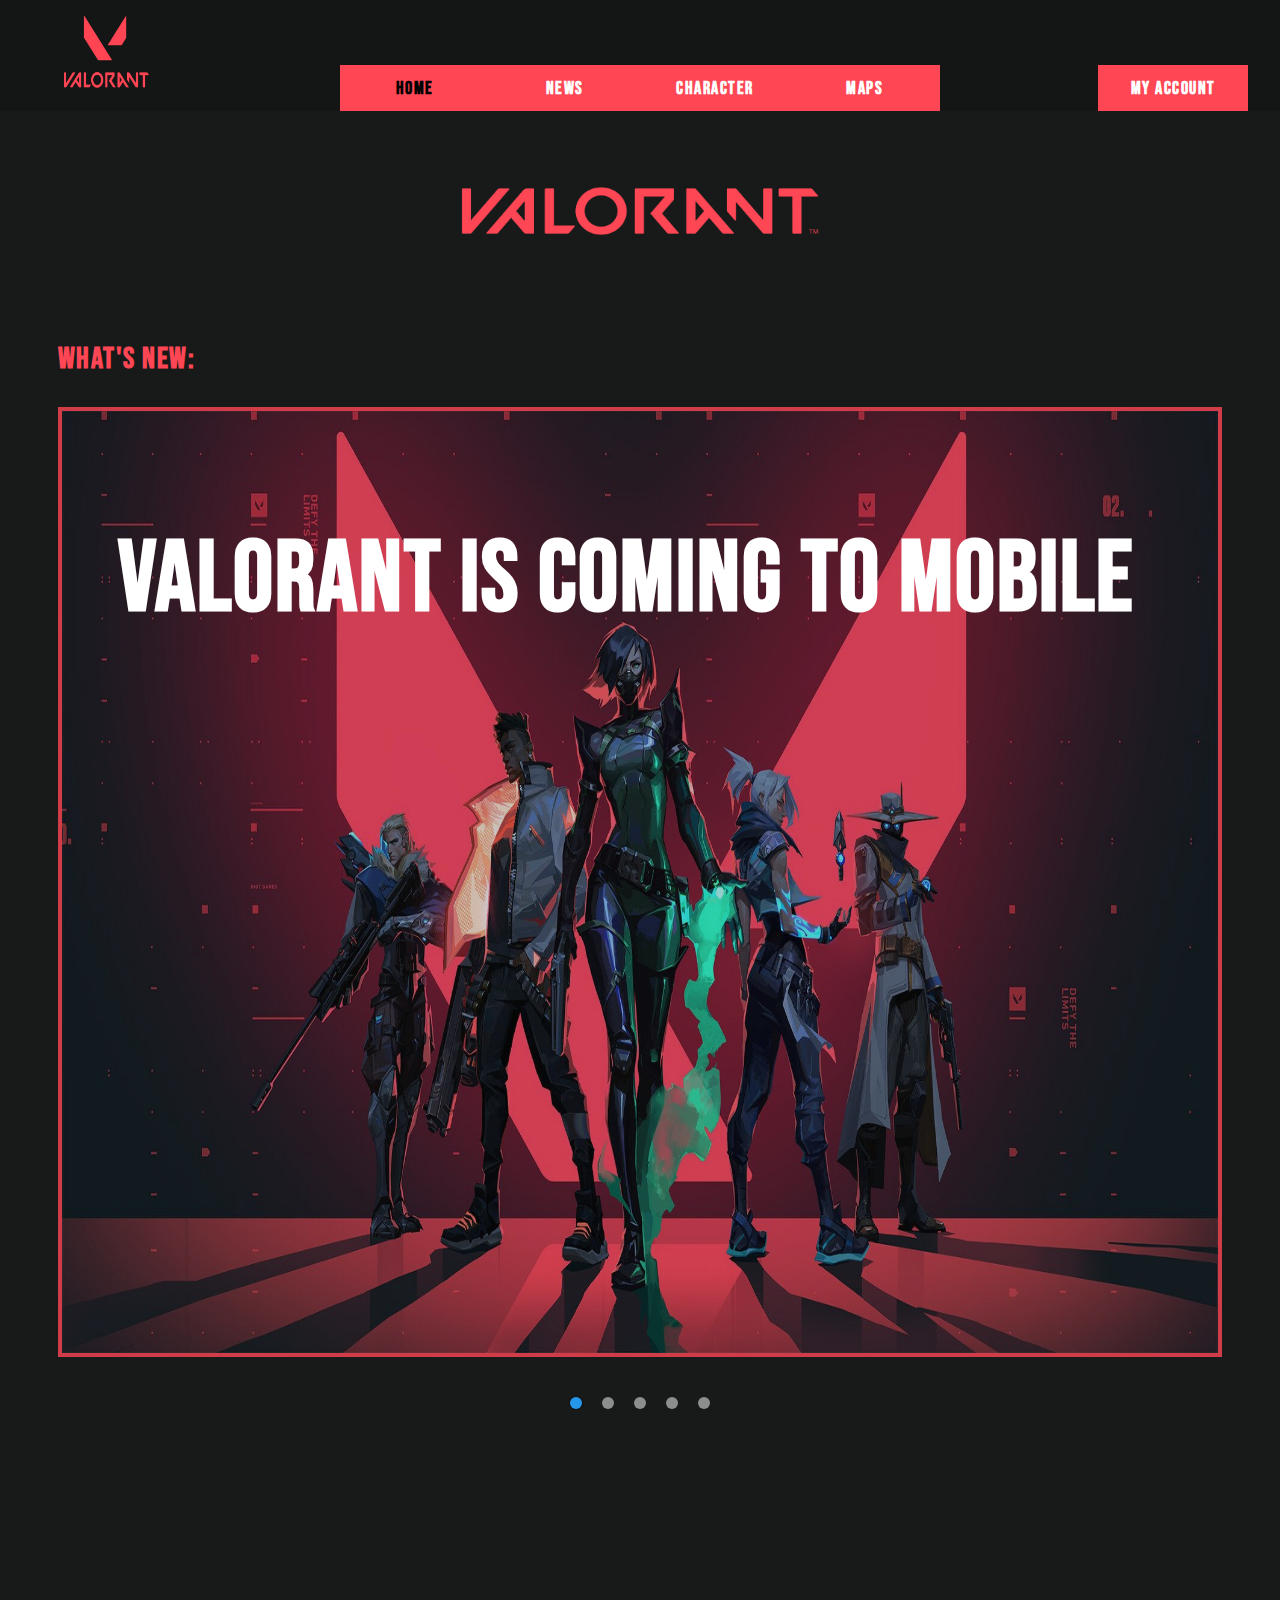
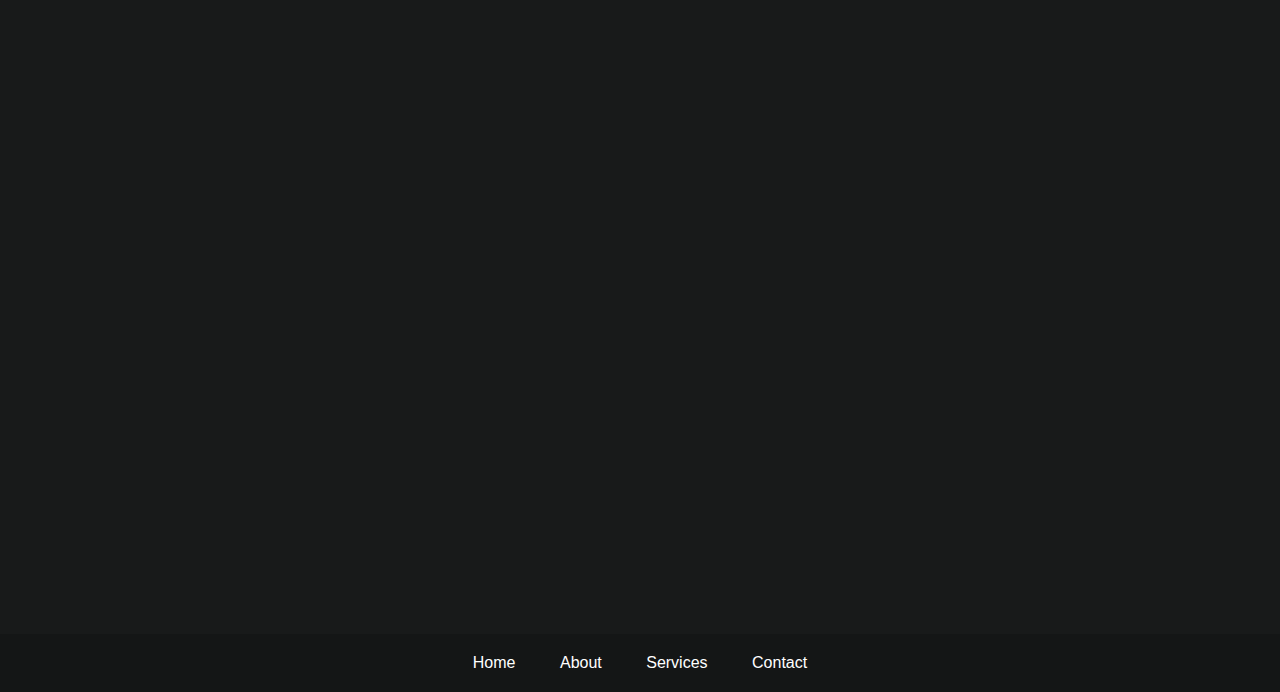
<file: index.html>
<!DOCTYPE html>
<html>

<head>
	<meta charset="utf-8" name="viewport" content="width=device-width, initial-scale=1.0">
	<title>Valorant</title>
	<link rel="shortcut icon" href="images/favicon.ico">
	<link rel="stylesheet" href="css/index.css">
	<link rel="stylesheet" href="https://fonts.googleapis.com/css?family=Bebas Neue">
    <link rel="stylesheet" href="https://unpkg.com/aos@next/dist/aos.css"/>
    <script src="https://code.jquery.com/jquery-3.2.1.min.js"></script>
    <script src="js/jquery.slicknav.min.js"></script>
    <script type="text/javascript">
    	$(document).ready(function(){
			$('#nav_menu').slicknav({prependTo:"#mobile_menu"});
    	});
    </script>
</head>

<body>
<div class="container">
    
    
	<header>
        <div class="logo">
            <img src="images/valorantlogo1.png">
        </div>    
    
        <div class="navbar1">
        <nav id="mobile_menu"></nav>
		  <nav id="nav_menu">
  	      <ul>
    	       <li><a href="index.html" class="current">Home</a></li>
    	       <li><a href="html/news.html">News</a></li>
    	       <li><a href="html/UnderConstruction.html">Character</a></li>
    	       <li><a href="html/UnderConstruction.html">Maps</a></li>
    	   </ul>
           </nav>
        </div>
        
        <div class="navbar2">
           <nav id="account">
    	   <ul>
    	       <li><a href="#My Account" id="account">My Account</a>
    	           <ul>
    	               <li><a href="#My Account">Account</a></li>
    	               <li><a href="./html/signup.html">Sign Up</a></li>
    	               <li><a href="./html/login.html">Login</a></li>
    	           </ul>
    	       </li>
    	   </ul>
    	   </nav>
        </div>
	</header>
   
    
    
    <div class="content">
	<main>
    
    <div id="slide">
		<img src="images/valorantlogo2.png" id="valorantlogo">

	    <h3>What's new:</h3>
        
            <div class="img-slider">
                
      <a href="./html/article1.html">
      <div class="slide active">
        <img src="images/article1.jpg" alt="" style="opacity: 80%">
        <div class="info">
          <h2>Valorant is coming to mobile</h2>

        </div>
      </div>
      </a>
      
      <a href="./html/article2.html">
      <div class="slide">
        <img src="images/article2.jpg" alt="" style="opacity: 80%">
        <div class="info">
          <h2>VCT Comes to Berlin</h2>
        </div>
      </div>
      </a> 
      
      <a href="./html/article3.html">
      <div class="slide">
        <img src="images/article3.jpg" alt="" style="opacity: 80%">
        <div class="info">
          <h2>Ranking in Valorant</h2>
        </div>
      </div>
      </a> 
      
      <a href="./html/article4.html">            
      <div class="slide">
        <img src="images/article4.jpg" alt="" style="opacity: 80%">
        <div class="info">
          <h2>Smurfing in Valorant</h2>
        </div>
      </div>
      </a>
      
      <a href="./html/article5.html">          
      <div class="slide">
        <img src="images/article5.jpg" alt="" style="opacity: 80%">
        <div class="info">
          <h2>Valorant in 2021</h2>
        </div>
      </div>
      </a>
          
      <div class="navigation">
        <div class="btn active"></div>
        <div class="btn"></div>
        <div class="btn"></div>
        <div class="btn"></div>
        <div class="btn"></div>
      </div>
    </div>
    </div>
    
        
        
        
        <section class="card" data-aos="fade-up">
        <img src="images/character%201.jpg"/>   
        <div>
          <h3>New Character Chamber</h3>
          <p>Chamber joins as a new agent to Valaront int the new Act. Chamber, a sentinel that “focuses on mechanical outplays” with an “additional focus on gunplay” for “an extra flourish,” has an arsenal of weapons at his disposal. Far from the traditional sentinel, the agent aligns more with a duelist. 
          </p>
        </div>
        </section>

        
	</main>
    </div>
    
    
    <div class="footer">
	<footer>		
        <a href="index.html">Home</a>
        <a href="html/UnderConstruction.html">About</a>
        <a href="html/UnderConstruction.html">Services</a>
        <a href="html/UnderConstruction.html" >Contact</a>
	</footer>
    </div>
    
    
</div>
    
    <script type="text/javascript">
    var slides = document.querySelectorAll('.slide');
    var btns = document.querySelectorAll('.btn');
    let currentSlide = 1;

    // Javascript for image slider manual navigation
    var manualNav = function(manual){
      slides.forEach((slide) => {
        slide.classList.remove('active');

        btns.forEach((btn) => {
          btn.classList.remove('active');
        });
      });

      slides[manual].classList.add('active');
      btns[manual].classList.add('active');
    }

    btns.forEach((btn, i) => {
      btn.addEventListener("click", () => {
        manualNav(i);
        currentSlide = i;
      });
    });

    // Javascript for image slider autoplay navigation
    var repeat = function(activeClass){
      let active = document.getElementsByClassName('active');
      let i = 1;

      var repeater = () => {
        setTimeout(function(){
          [...active].forEach((activeSlide) => {
            activeSlide.classList.remove('active');
          });

        slides[i].classList.add('active');
        btns[i].classList.add('active');
        i++;

        if(slides.length == i){
          i = 0;
        }
        if(i >= slides.length){
          return;
        }
        repeater();
      }, 10000);
      }
      repeater();
    }
    repeat();
    </script>
    
    <script src="https://unpkg.com/aos@next/dist/aos.js"></script>
    <script>
        AOS.init({
            offset: 400, // offset (in px) from the original trigger point
            delay: 0, // values from 0 to 3000, with step 50ms
            duration: 1000 // values from 0 to 3000, with step 50ms
        });
    </script>
    
</body>
</html>
</file>
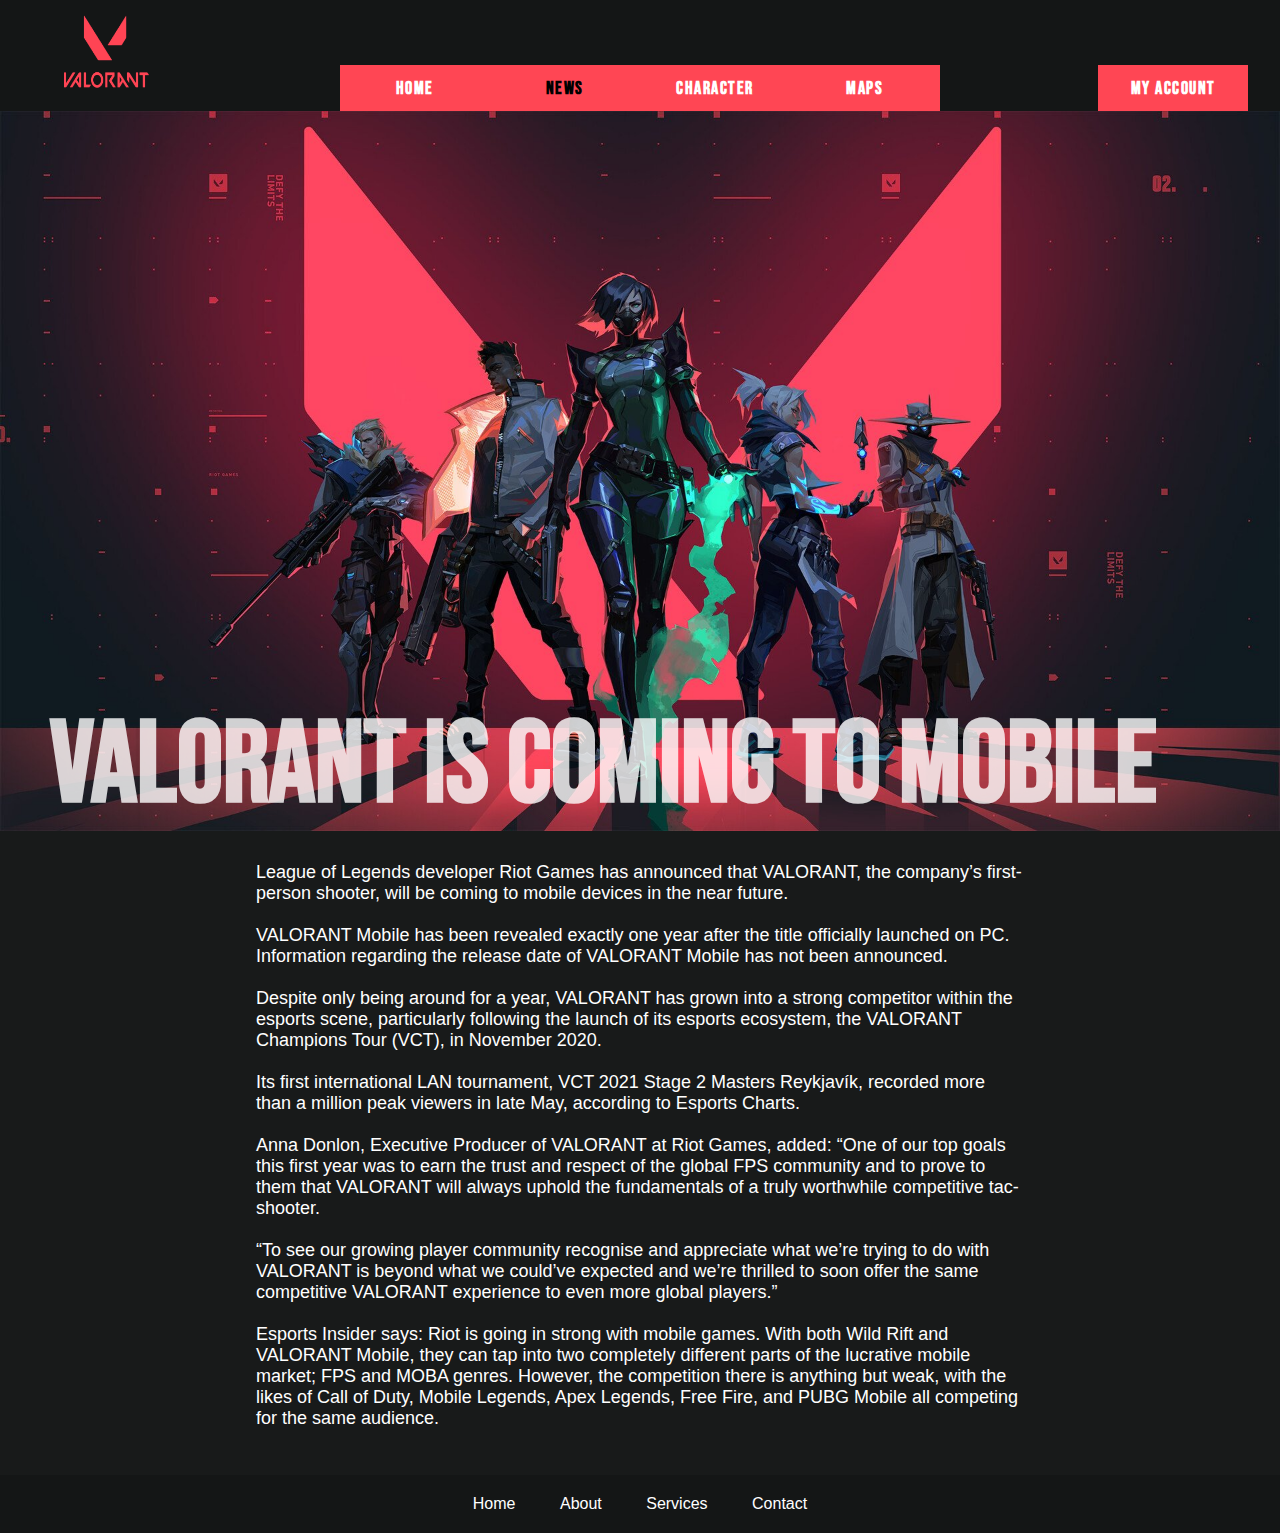
<file: html/article1.html>
<!DOCTYPE html>
<html>

<head>
	<meta charset="utf-8" name="viewport" content="width=device-width, initial-scale=1.0">
	<title>Valorant</title>
	<link rel="shortcut icon" href="../images/favicon.ico">
	<link rel="stylesheet" href="../css/article1.css">
	<link rel="stylesheet" href="https://fonts.googleapis.com/css?family=Bebas Neue">
    <script src="https://code.jquery.com/jquery-3.2.1.min.js"></script>
    <script src="../js/jquery.slicknav.min.js"></script>
    <script type="text/javascript">
    	$(document).ready(function(){
			$('#nav_menu').slicknav({prependTo:"#mobile_menu"});
    	});
    </script>
</head>

<body>
<div class="container">
    
    
	<header>
        <div class="logo">
        <img src="../images/valorantlogo1.png">
        </div>    
        
        <div class="navbar1">
        <nav id="mobile_menu"></nav>
		  <nav id="nav_menu">
  	      <ul>
    	       <li><a href="../index.html">Home</a></li>
    	       <li><a href="../html/news.html" class="current">News</a></li>
    	       <li><a href="../html/UnderConstruction.html">Character</a></li>
    	       <li><a href="../html/UnderConstruction.html">Maps</a></li>
    	   </ul>
           </nav>
        </div>
        
        <div class="navbar2">
           <nav id="account">
    	   <ul>
    	       <li><a href="#My Account" id="account">My Account</a>
    	           <ul>
    	               <li><a href="#My Account">Account</a></li>
    	               <li><a href="../html/signup.html">Sign Up</a></li>
    	               <li><a href="../html/login.html">Login</a></li>
    	           </ul>
    	       </li>
    	   </ul>
    	   </nav>
        </div>
	</header>
   
    
    
    <div class="content">
	<main>
        
        <div class="IMG1">
            <img src="../images/article1.jpg" id="ArticleImg">
            <div class="bottom-left">Valorant is coming to mobile</div>
        </div>
          <p>League of Legends developer Riot Games has announced that VALORANT, the company’s        first-person shooter, will be coming to mobile devices in the near future.<br><br>

             VALORANT Mobile has been revealed exactly one year after the title officially launched  on PC. Information regarding the release date of VALORANT Mobile has not been         announced.<br><br>

             Despite only being around for a year, VALORANT has grown into a strong competitor within the esports scene, particularly following the launch of its esports ecosystem, the VALORANT Champions Tour (VCT), in November 2020.<br><br>

             Its first international LAN tournament, VCT 2021 Stage 2 Masters Reykjavík, recorded more than a million peak viewers in late May, according to Esports Charts.<br><br>

             Anna Donlon, Executive Producer of VALORANT at Riot Games, added: “One of our top goals this first year was to earn the trust and respect of the global FPS community and to prove to them that VALORANT will always uphold the fundamentals of a truly worthwhile competitive tac-shooter.<br><br>

             “To see our growing player community recognise and appreciate what we’re trying to do with VALORANT is beyond what we could’ve expected and we’re thrilled to soon offer the same competitive VALORANT experience to even more global players.” <br><br>

             Esports Insider says: Riot is going in strong with mobile games. With both Wild Rift and VALORANT Mobile, they can tap into two completely different parts of the lucrative mobile market; FPS and MOBA genres. However, the competition there is anything but weak, with the likes of Call of Duty, Mobile Legends, Apex Legends, Free Fire, and PUBG Mobile all competing for the same audience.<br><br>
          </p>

        
    </main>
    </div>
    
    
    
    <div class="footer">
	<footer>		
        <a href="../index.html">Home</a>
        <a href="../html/UnderConstruction.html">About</a>
        <a href="../html/UnderConstruction.html">Services</a>
        <a href="../html/UnderConstruction.html" >Contact</a>
	</footer>
    </div>
    
    
</div>
</body>
</html>
</file>
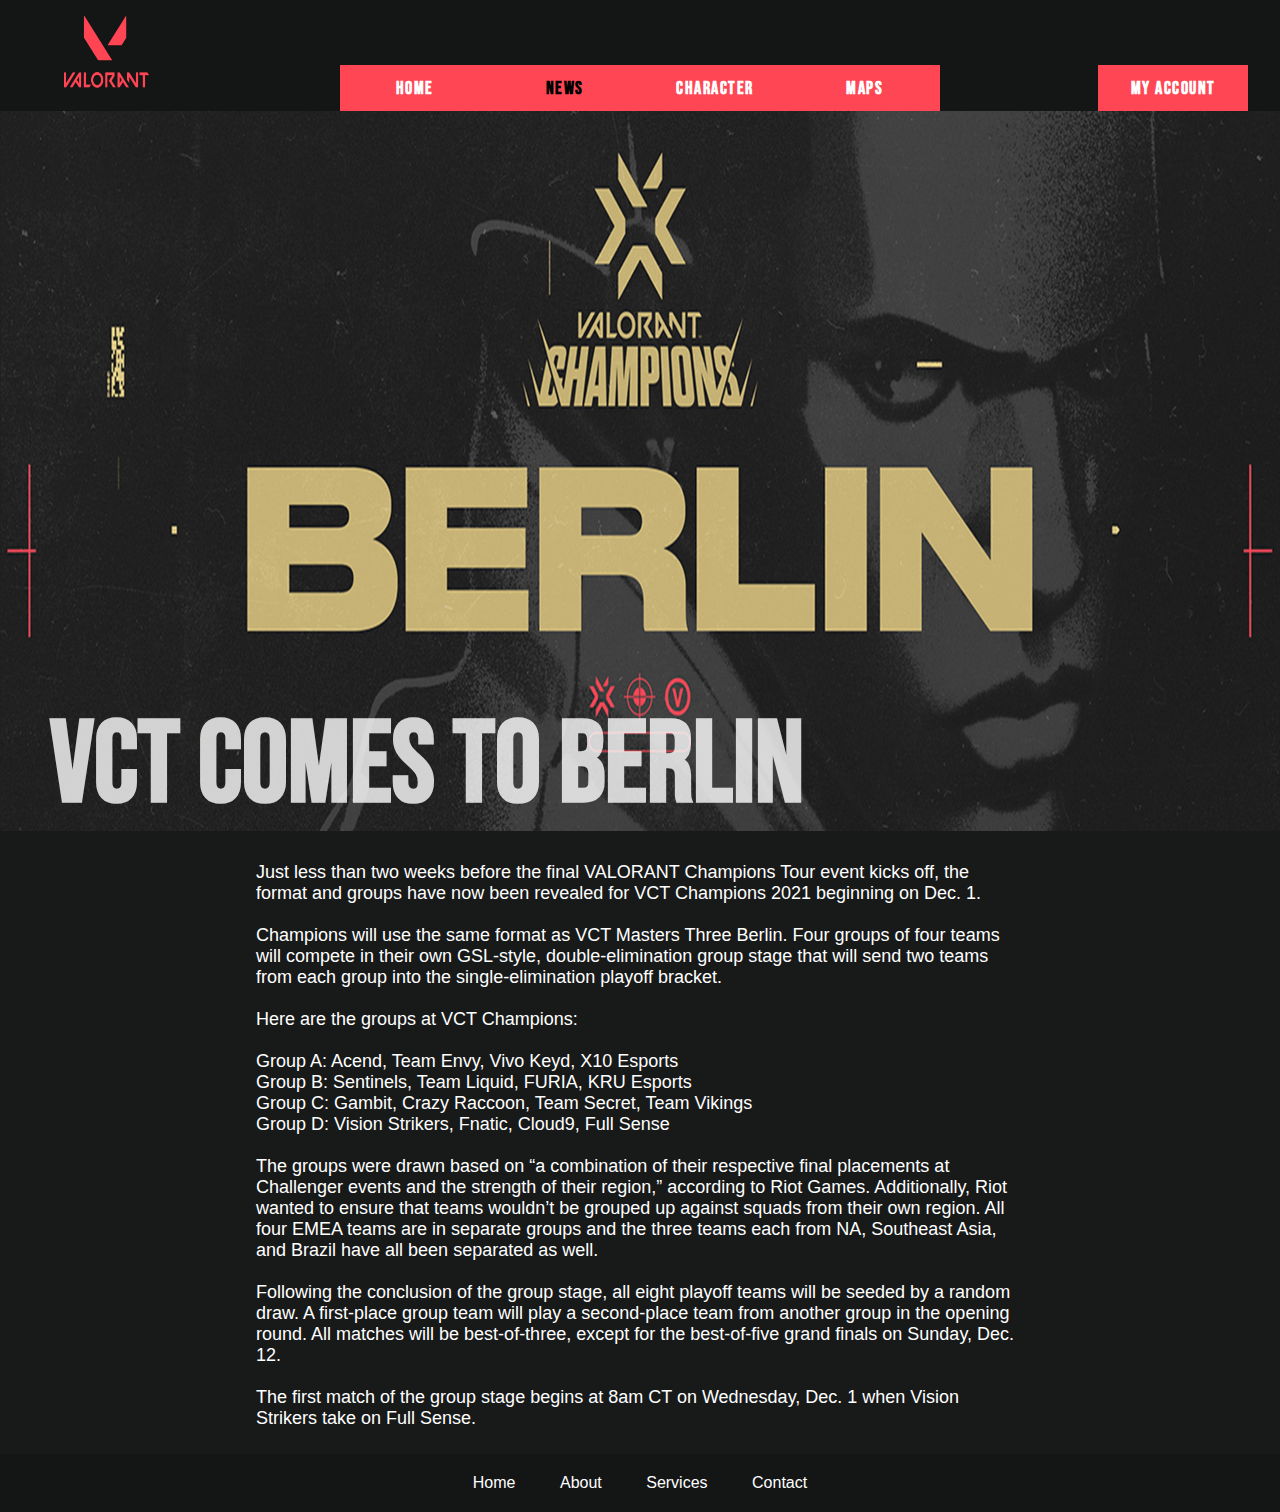
<file: html/article2.html>
<!DOCTYPE html>
<html>

<head>
	<meta charset="utf-8" name="viewport" content="width=device-width, initial-scale=1.0">
	<title>Valorant</title>
	<link rel="shortcut icon" href="../images/favicon.ico">
	<link rel="stylesheet" href="../css/article1.css">
	<link rel="stylesheet" href="https://fonts.googleapis.com/css?family=Bebas Neue">
    <script src="https://code.jquery.com/jquery-3.2.1.min.js"></script>
    <script src="../js/jquery.slicknav.min.js"></script>
    <script type="text/javascript">
    	$(document).ready(function(){
			$('#nav_menu').slicknav({prependTo:"#mobile_menu"});
    	});
    </script>
</head>

<body>
<div class="container">
    
    
	<header>
        <div class="logo">
        <img src="../images/valorantlogo1.png">
        </div>    
        
        <div class="navbar1">
        <nav id="mobile_menu"></nav>
		  <nav id="nav_menu">
  	      <ul>
    	       <li><a href="../index.html">Home</a></li>
    	       <li><a href="../html/news.html" class="current">News</a></li>
    	       <li><a href="../html/UnderConstruction.html">Character</a></li>
    	       <li><a href="../html/UnderConstruction.html">Maps</a></li>
    	   </ul>
           </nav>
        </div>
        
        <div class="navbar2">
           <nav id="account">
    	   <ul>
    	       <li><a href="#My Account" id="account">My Account</a>
    	           <ul>
    	               <li><a href="#My Account">Account</a></li>
    	               <li><a href="../html/signup.html">Sign Up</a></li>
    	               <li><a href="../html/login.html">Login</a></li>
    	           </ul>
    	       </li>
    	   </ul>
    	   </nav>
        </div>
	</header>
   
    
    
    <div class="content">
	<main>
        
        <div class="IMG1">
            <img src="../images/article2.jpg" id="ArticleImg">
            <div class="bottom-left">VCT comes to Berlin</div>
        </div>
          <p>Just less than two weeks before the final VALORANT Champions Tour event kicks off, the format and groups have now been revealed for VCT Champions 2021 beginning on Dec. 1.<br><br>

             Champions will use the same format as VCT Masters Three Berlin. Four groups of four teams will compete in their own GSL-style, double-elimination group stage that will send two teams from each group into the single-elimination playoff bracket.<br><br>

             Here are the groups at VCT Champions:<br><br>

             Group A: Acend, Team Envy, Vivo Keyd, X10 Esports<br>
             Group B: Sentinels, Team Liquid, FURIA, KRU Esports<br>
             Group C: Gambit, Crazy Raccoon, Team Secret, Team Vikings<br>
             Group D: Vision Strikers, Fnatic, Cloud9, Full Sense<br><br>
              
             The groups were drawn based on “a combination of their respective final placements at Challenger events and the strength of their region,” according to Riot Games. Additionally, Riot wanted to ensure that teams wouldn’t be grouped up against squads from their own region. All four EMEA teams are in separate groups and the three teams each from NA, Southeast Asia, and Brazil have all been separated as well.<br><br>


             Following the conclusion of the group stage, all eight playoff teams will be seeded by a random draw. A first-place group team will play a second-place team from another group in the opening round. All matches will be best-of-three, except for the best-of-five grand finals on Sunday, Dec. 12.<br><br>

             The first match of the group stage begins at 8am CT on Wednesday, Dec. 1 when Vision Strikers take on Full Sense.
          </p>

        
    </main>
    </div>
    
    
    
    <div class="footer">
	<footer>		
        <a href="../index.html">Home</a>
        <a href="../html/UnderConstruction.html">About</a>
        <a href="../html/UnderConstruction.html">Services</a>
        <a href="../html/UnderConstruction.html" >Contact</a>
	</footer>
    </div>
    
    
</div>
</body>
</html>
</file>
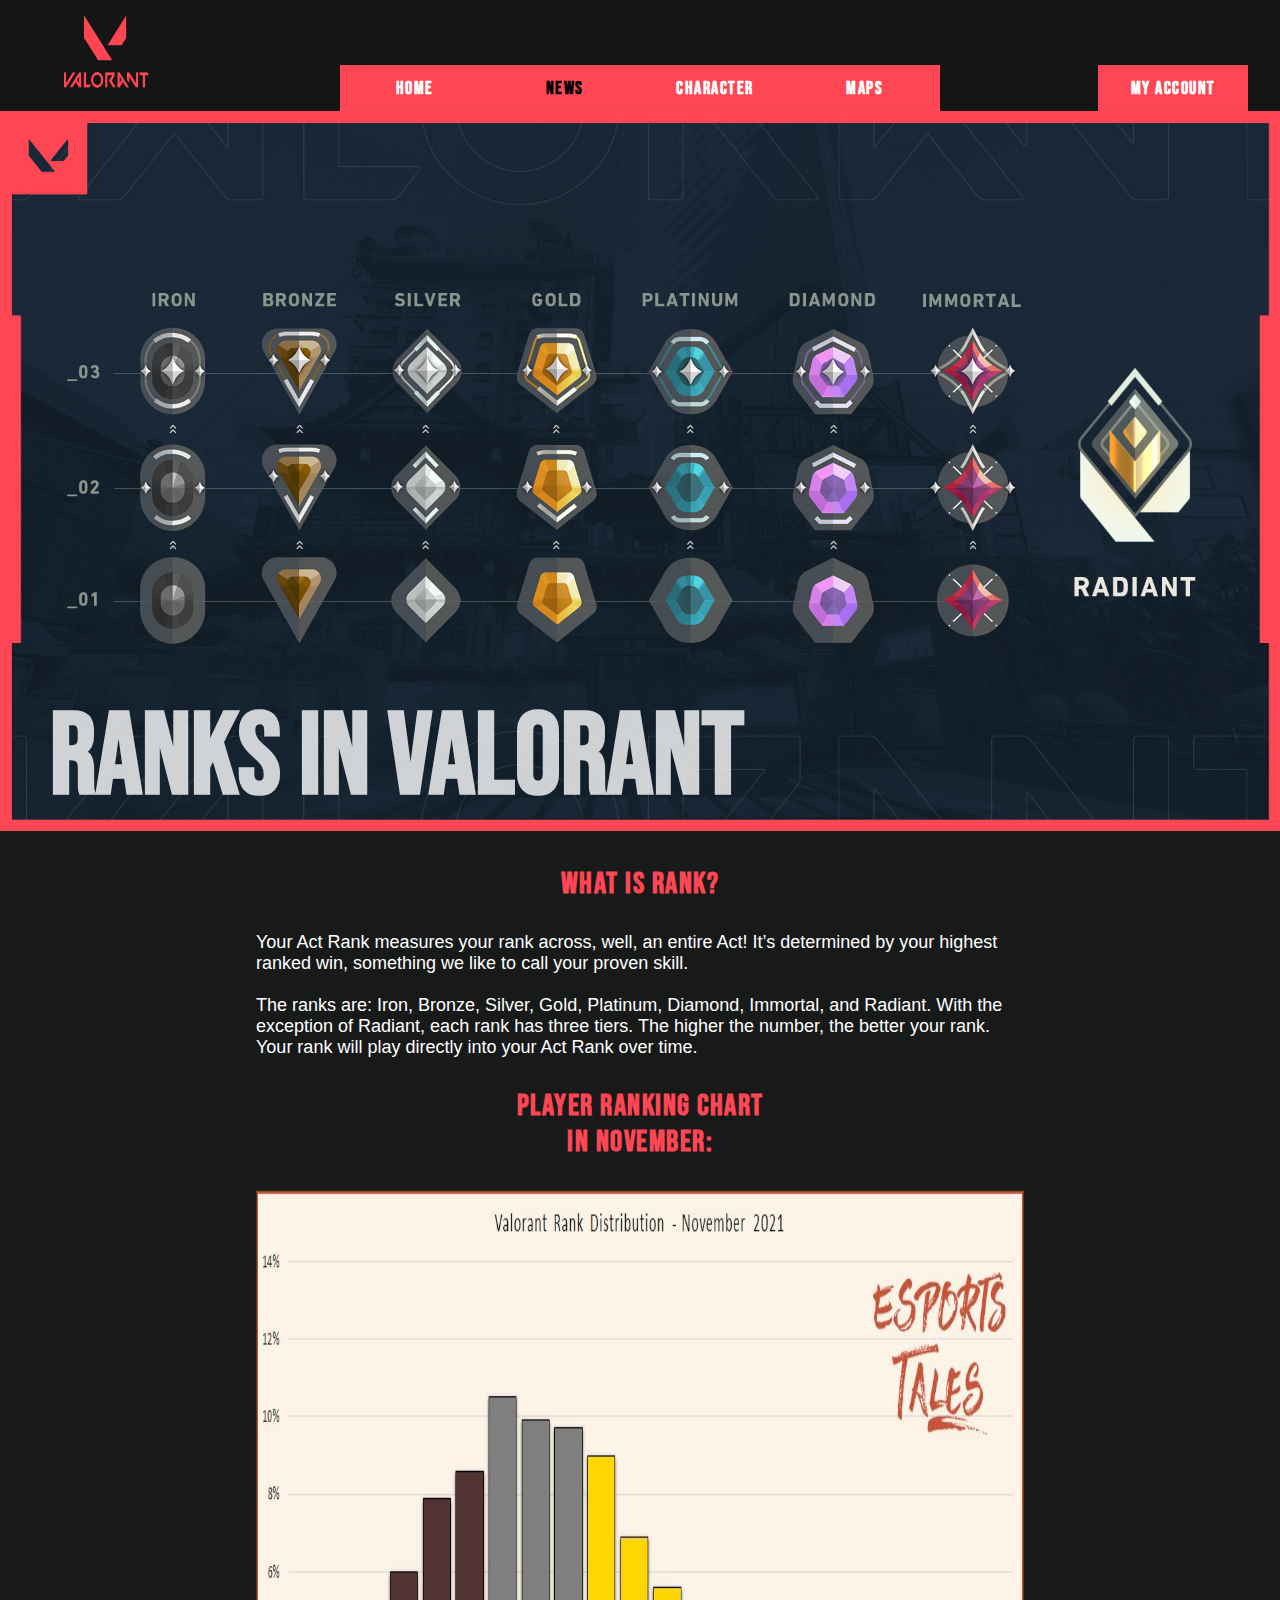
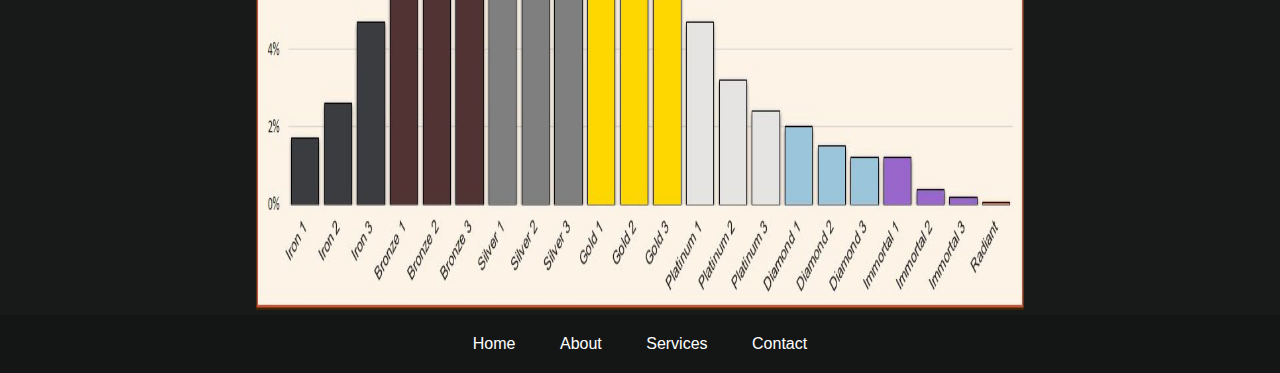
<file: html/article3.html>
<!DOCTYPE html>
<html>

<head>
	<meta charset="utf-8" name="viewport" content="width=device-width, initial-scale=1.0">
	<title>Valorant</title>
	<link rel="shortcut icon" href="../images/favicon.ico">
	<link rel="stylesheet" href="../css/article3.css">
	<link rel="stylesheet" href="https://fonts.googleapis.com/css?family=Bebas Neue">
    <script src="https://code.jquery.com/jquery-3.2.1.min.js"></script>
    <script src="../js/jquery.slicknav.min.js"></script>
    <script type="text/javascript">
    	$(document).ready(function(){
			$('#nav_menu').slicknav({prependTo:"#mobile_menu"});
    	});
    </script>
</head>

<body>
<div class="container">
    
    
	<header>
        <div class="logo">
        <img src="../images/valorantlogo1.png">
        </div>    
        
        <div class="navbar1">
        <nav id="mobile_menu"></nav>
		  <nav id="nav_menu">
  	      <ul>
    	       <li><a href="../index.html">Home</a></li>
    	       <li><a href="../html/news.html" class="current">News</a></li>
    	       <li><a href="../html/UnderConstruction.html">Character</a></li>
    	       <li><a href="../html/UnderConstruction.html">Maps</a></li>
    	   </ul>
           </nav>
        </div>
        
        <div class="navbar2">
           <nav id="account">
    	   <ul>
    	       <li><a href="#My Account" id="account">My Account</a>
    	           <ul>
    	               <li><a href="#My Account">Account</a></li>
    	               <li><a href="../html/signup.html">Sign Up</a></li>
    	               <li><a href="../html/login.html">Login</a></li>
    	           </ul>
    	       </li>
    	   </ul>
    	   </nav>
        </div>
	</header>
   
    
    
    <div class="content">
	<main>
        
        <div class="IMG1">
            <img src="../images/article3.jpg" id="ArticleImg">
            <div class="bottom-left">Ranks in Valorant</div>
        </div>
        
        <h3>What is Rank?</h3>
        
          <p>Your Act Rank measures your rank across, well, an entire Act! It’s determined by your      highest ranked win, something we like to call your proven skill. <br><br>
              
              The ranks are: Iron, Bronze, Silver, Gold, Platinum, Diamond, Immortal, and Radiant.    With the exception of Radiant, each rank has three tiers. The higher the number, the    better your rank. Your rank will play directly into your Act Rank over time.
          </p>
        
          <h3>Player Ranking Chart in November:</h3>
        <img src="../images/chart.PNG" id="chart">
        
    </main>
    </div>
    
    
    
    <div class="footer">
	<footer>		
        <a href="../index.html">Home</a>
        <a href="../html/UnderConstruction.html">About</a>
        <a href="../html/UnderConstruction.html">Services</a>
        <a href="../html/UnderConstruction.html" >Contact</a>
	</footer>
    </div>
    
    
</div>
</body>
</html>
</file>
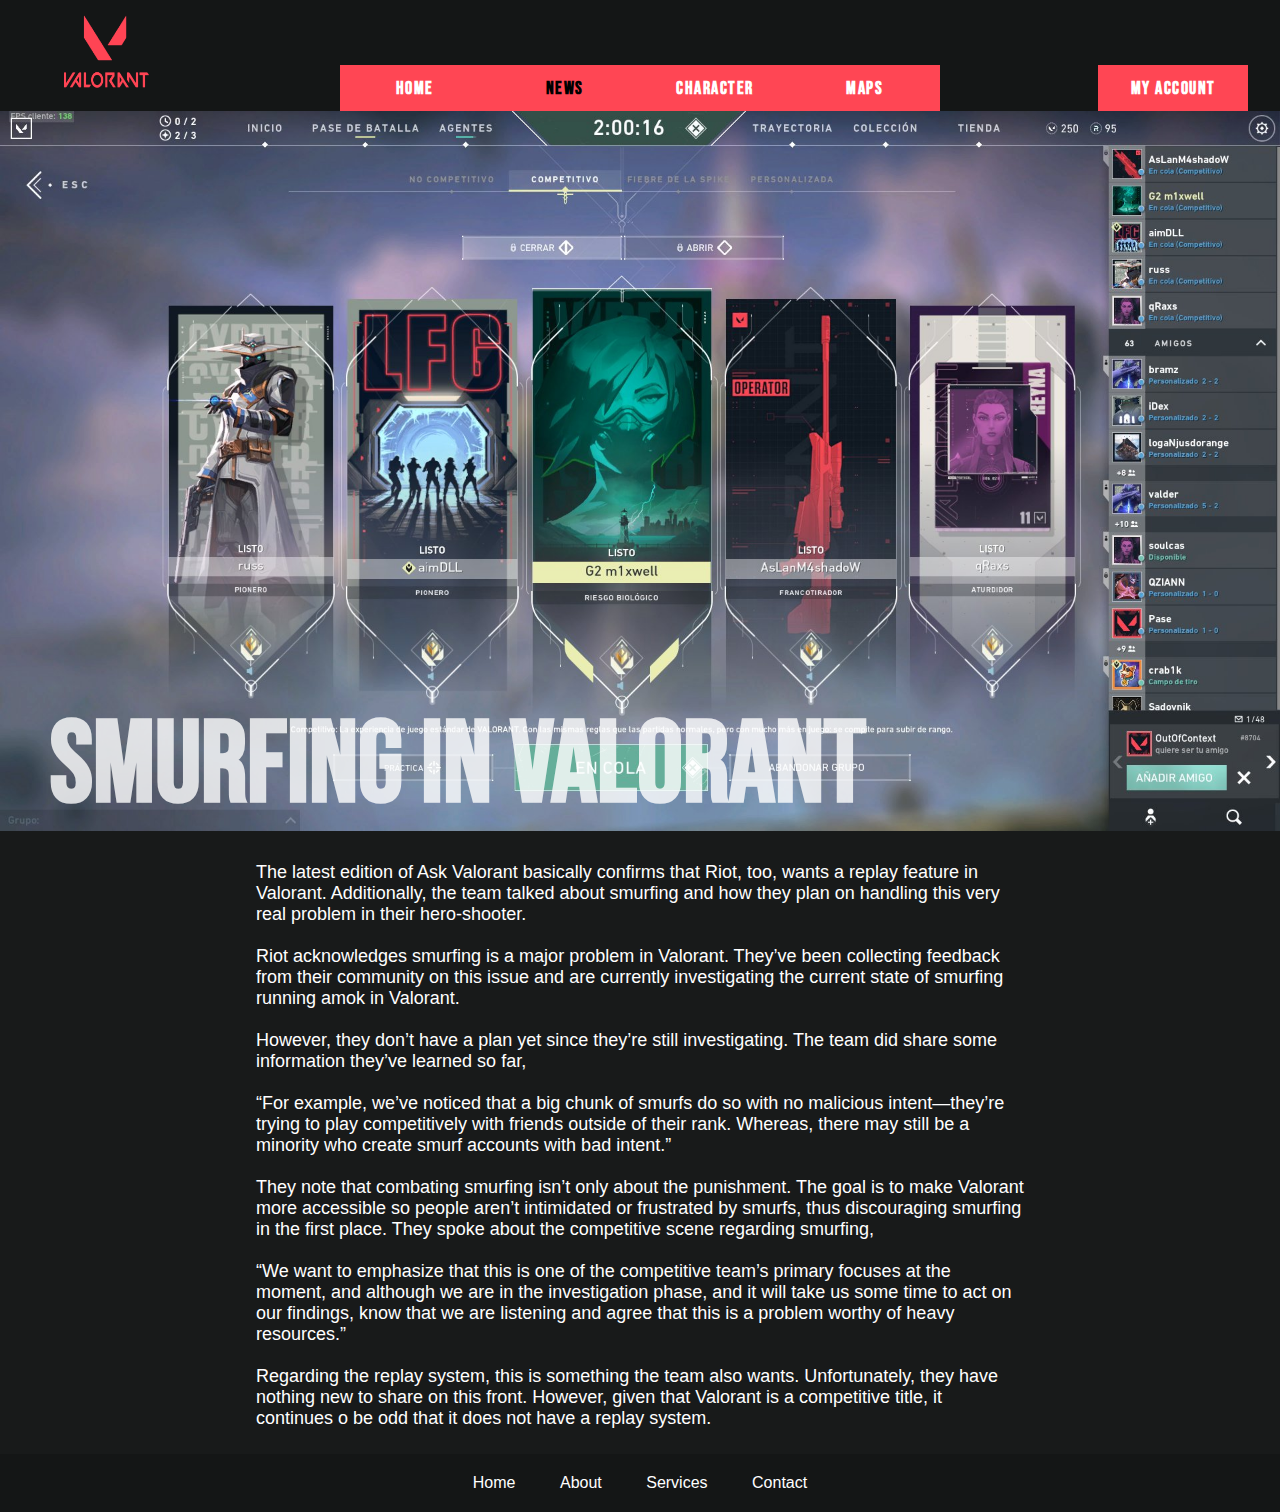
<file: html/article4.html>
<!DOCTYPE html>
<html>

<head>
	<meta charset="utf-8" name="viewport" content="width=device-width, initial-scale=1.0">
	<title>Valorant</title>
	<link rel="shortcut icon" href="../images/favicon.ico">
	<link rel="stylesheet" href="../css/article4.css">
	<link rel="stylesheet" href="https://fonts.googleapis.com/css?family=Bebas Neue">
    <script src="https://code.jquery.com/jquery-3.2.1.min.js"></script>
    <script src="../js/jquery.slicknav.min.js"></script>
    <script type="text/javascript">
    	$(document).ready(function(){
			$('#nav_menu').slicknav({prependTo:"#mobile_menu"});
    	});
    </script>
</head>

<body>
<div class="container">
    
    
	<header>
        <div class="logo">
        <img src="../images/valorantlogo1.png">
        </div>    
        
        <div class="navbar1">
        <nav id="mobile_menu"></nav>
		  <nav id="nav_menu">
  	      <ul>
    	       <li><a href="../index.html">Home</a></li>
    	       <li><a href="../html/news.html" class="current">News</a></li>
    	       <li><a href="../html/UnderConstruction.html">Character</a></li>
    	       <li><a href="../html/UnderConstruction.html">Maps</a></li>
    	   </ul>
           </nav>
        </div>
        
        <div class="navbar2">
           <nav id="account">
    	   <ul>
    	       <li><a href="#My Account" id="account">My Account</a>
    	           <ul>
    	               <li><a href="#My Account">Account</a></li>
    	               <li><a href="../html/signup.html">Sign Up</a></li>
    	               <li><a href="../html/login.html">Login</a></li>
    	           </ul>
    	       </li>
    	   </ul>
    	   </nav>
        </div>
	</header>
   
    
    
    <div class="content">
	<main>
        
        <div class="IMG1">
            <img src="../images/article4.jpg" id="ArticleImg">
            <div class="bottom-left">Smurfing in Valorant</div>
        </div>
        
          <p>The latest edition of Ask Valorant basically confirms that Riot, too, wants a replay feature in Valorant. Additionally, the team talked about smurfing and how they plan on handling this very real problem in their hero-shooter.<br><br>

          Riot acknowledges smurfing is a major problem in Valorant. They’ve been collecting feedback from their community on this issue and are currently investigating the current state of smurfing running amok in Valorant.<br><br>

          However, they don’t have a plan yet since they’re still investigating. The team did share some information they’ve learned so far,<br><br>

          “For example, we’ve noticed that a big chunk of smurfs do so with no malicious intent—they’re trying to play competitively with friends outside of their rank. Whereas, there may still be a minority who create smurf accounts with bad intent.”<br><br>

          They note that combating smurfing isn’t only about the punishment. The goal is to make Valorant more accessible so people aren’t intimidated or frustrated by smurfs, thus discouraging smurfing in the first place. They spoke about the competitive scene regarding smurfing,<br><br>

          “We want to emphasize that this is one of the competitive team’s primary focuses at the moment, and although we are in the investigation phase, and it will take us some time to act on our findings, know that we are listening and agree that this is a problem worthy of heavy resources.”<br><br>

         Regarding the replay system, this is something the team also wants. Unfortunately, they have nothing new to share on this front. However, given that Valorant is a competitive title, it continues o be odd that it does not have a replay system.
         </p>
        
        
    </main>
    </div>
    
    
    
    <div class="footer">
	<footer>		
        <a href="../index.html">Home</a>
        <a href="../html/UnderConstruction.html">About</a>
        <a href="../html/UnderConstruction.html">Services</a>
        <a href="../html/UnderConstruction.html" >Contact</a>
	</footer>
    </div>
    
    
</div>
</body>
</html>
</file>
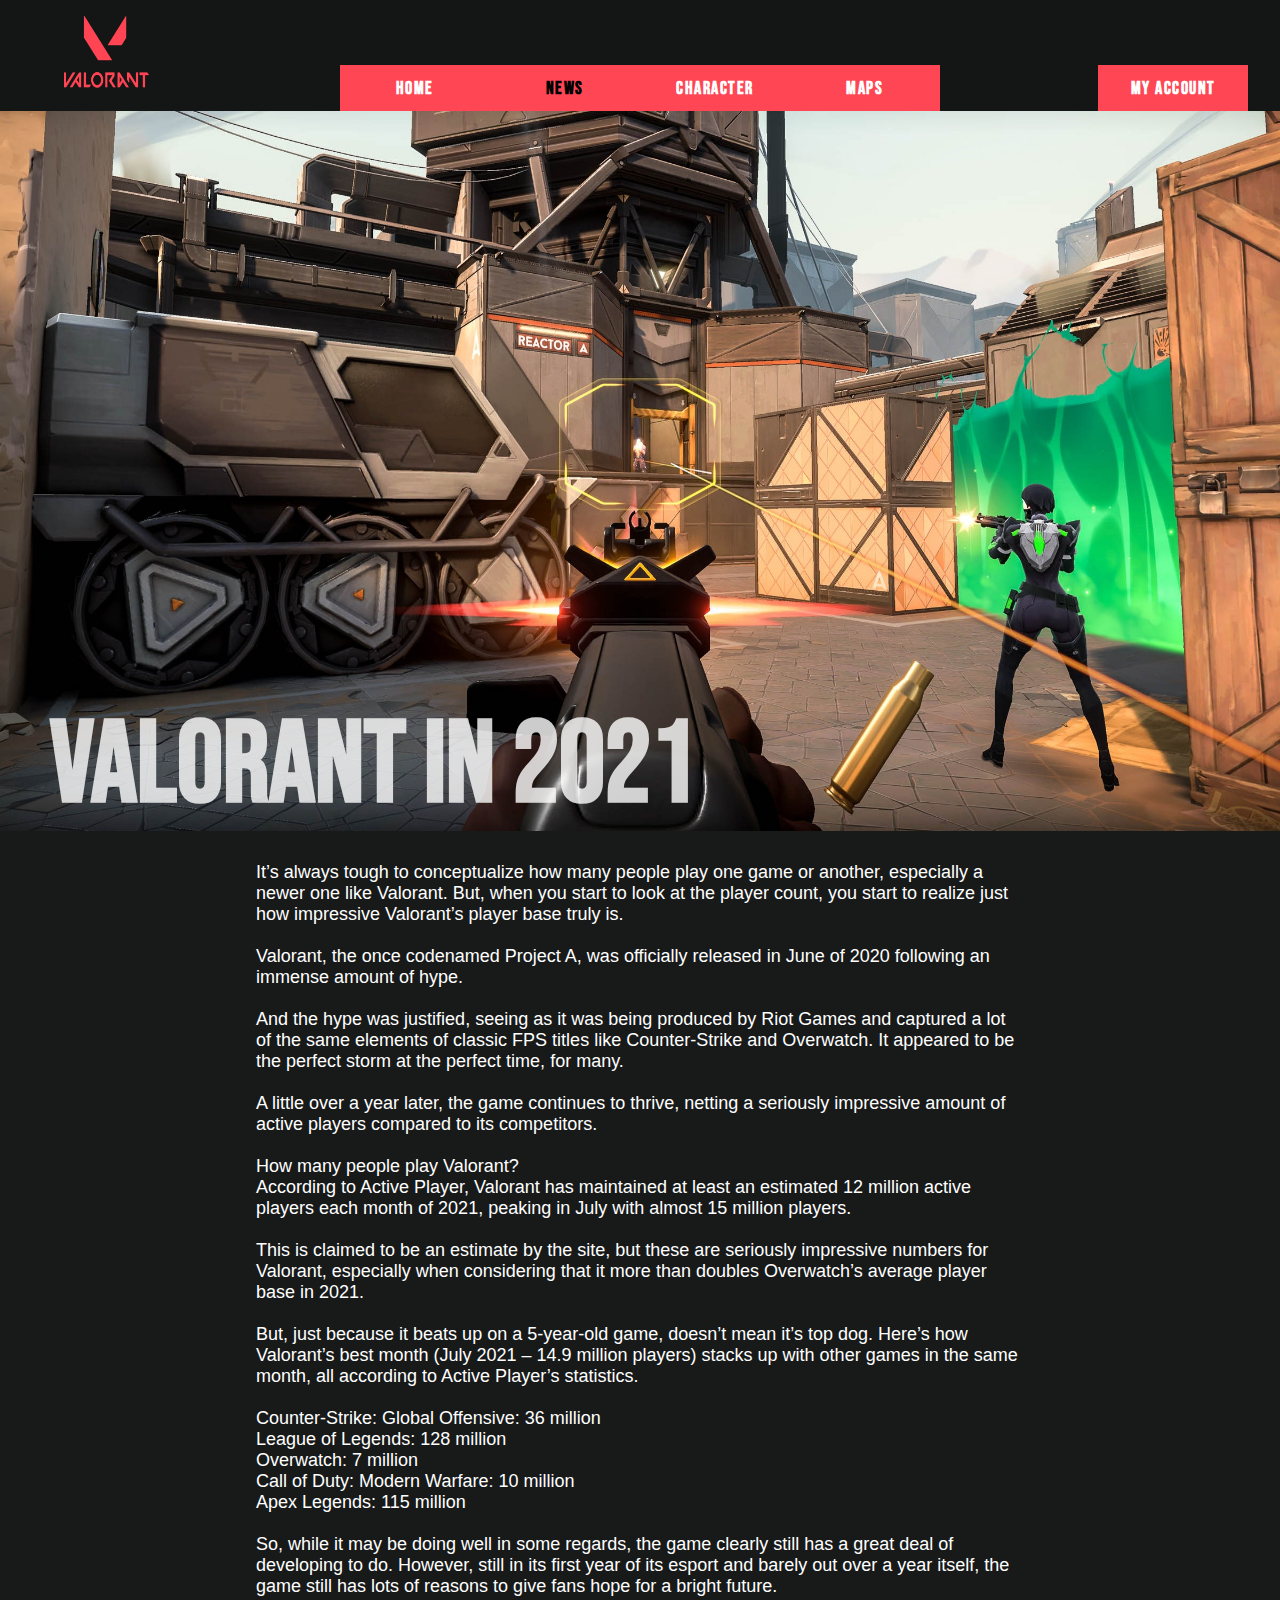
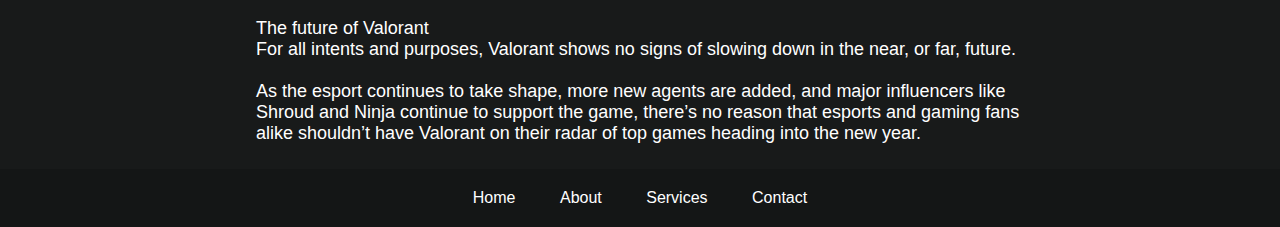
<file: html/article5.html>
<!DOCTYPE html>
<html>

<head>
	<meta charset="utf-8" name="viewport" content="width=device-width, initial-scale=1.0">
	<title>Valorant</title>
	<link rel="shortcut icon" href="../images/favicon.ico">
	<link rel="stylesheet" href="../css/article5.css">
	<link rel="stylesheet" href="https://fonts.googleapis.com/css?family=Bebas Neue">
    <script src="https://code.jquery.com/jquery-3.2.1.min.js"></script>
    <script src="../js/jquery.slicknav.min.js"></script>
    <script type="text/javascript">
    	$(document).ready(function(){
			$('#nav_menu').slicknav({prependTo:"#mobile_menu"});
    	});
    </script>
</head>

<body>
<div class="container">
    
    
	<header>
        <div class="logo">
        <img src="../images/valorantlogo1.png">
        </div>    
        
        <div class="navbar1">
        <nav id="mobile_menu"></nav>
		  <nav id="nav_menu">
  	      <ul>
    	       <li><a href="../index.html">Home</a></li>
    	       <li><a href="../html/news.html" class="current">News</a></li>
    	       <li><a href="../html/UnderConstruction.html">Character</a></li>
    	       <li><a href="../html/UnderConstruction.html">Maps</a></li>
    	   </ul>
           </nav>
        </div>
        
        <div class="navbar2">
           <nav id="account">
    	   <ul>
    	       <li><a href="#My Account" id="account">My Account</a>
    	           <ul>
    	               <li><a href="#My Account">Account</a></li>
    	               <li><a href="../html/signup.html">Sign Up</a></li>
    	               <li><a href="../html/login.html">Login</a></li>
    	           </ul>
    	       </li>
    	   </ul>
    	   </nav>
        </div>
	</header>
   
    
    
    <div class="content">
	<main>
        
        <div class="IMG1">
            <img src="../images/article5.jpg" id="ArticleImg">
            <div class="bottom-left">Valorant in 2021</div>
        </div>
        
          <p>It’s always tough to conceptualize how many people play one game or another, especially    a newer one like Valorant. But, when you start to look at the player count, you start to    realize just how impressive Valorant’s player base truly is.<br><br>

             Valorant, the once codenamed Project A, was officially released in June of 2020 following an immense amount of hype.<br><br>

             And the hype was justified, seeing as it was being produced by Riot Games and captured a lot of the same elements of classic FPS titles like Counter-Strike and Overwatch. It appeared to be the perfect storm at the perfect time, for many.<br><br>

             A little over a year later, the game continues to thrive, netting a seriously impressive amount of active players compared to its competitors.<br><br>

             How many people play Valorant?<br>
             According to Active Player, Valorant has maintained at least an estimated 12 million active players each month of 2021, peaking in July with almost 15 million players.<br><br>

             This is claimed to be an estimate by the site, but these are seriously impressive numbers for Valorant, especially when considering that it more than doubles Overwatch’s average player base in 2021.<br><br>

             But, just because it beats up on a 5-year-old game, doesn’t mean it’s top dog. Here’s how Valorant’s best month (July 2021 – 14.9 million players) stacks up with other games in the same month, all according to Active Player’s statistics.<br><br>

             Counter-Strike: Global Offensive: 36 million<br>
             League of Legends: 128 million<br>
             Overwatch: 7 million<br>
             Call of Duty: Modern Warfare: 10 million<br>
             Apex Legends: 115 million<br><br>
              
             So, while it may be doing well in some regards, the game clearly still has a great deal of developing to do. However, still in its first year of its esport and barely out over a year itself, the game still has lots of reasons to give fans hope for a bright future.<br><br>

             The future of Valorant<br>
             For all intents and purposes, Valorant shows no signs of slowing down in the near, or far, future.<br><br>


             As the esport continues to take shape, more new agents are added, and major influencers like Shroud and Ninja continue to support the game, there’s no reason that esports and gaming fans alike shouldn’t have Valorant on their radar of top games heading into the new year.
         </p>
        
        
    </main>
    </div>
    
    
    
    <div class="footer">
	<footer>		
        <a href="../index.html">Home</a>
        <a href="../html/UnderConstruction.html">About</a>
        <a href="../html/UnderConstruction.html">Services</a>
        <a href="../html/UnderConstruction.html" >Contact</a>
	</footer>
    </div>
    
    
</div>
</body>
</html>
</file>
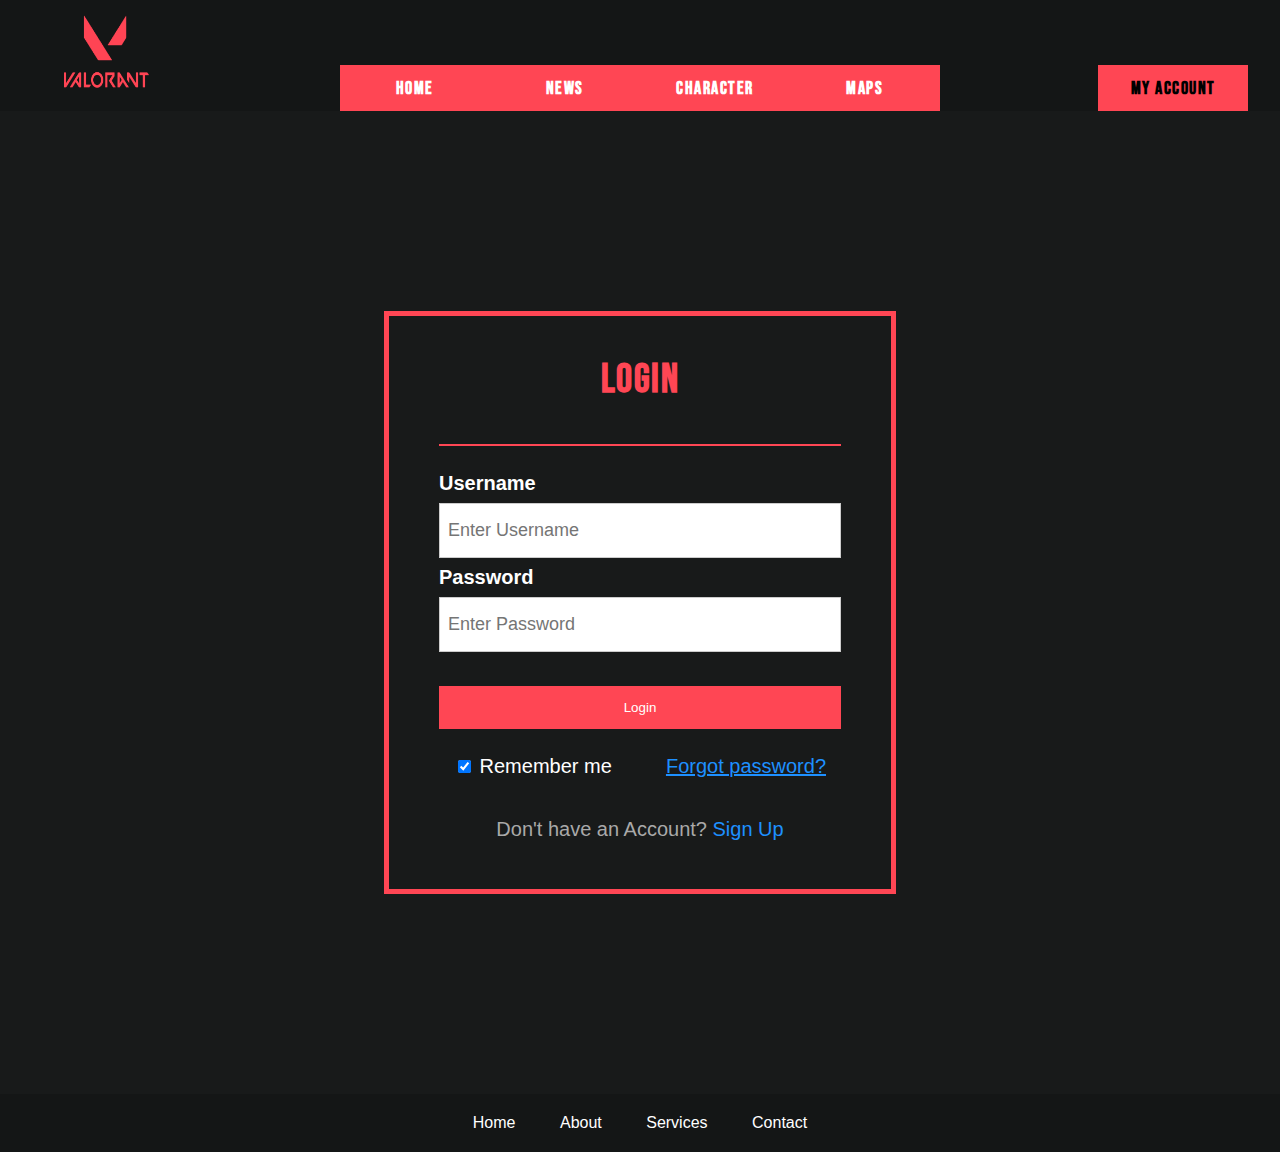
<file: html/login.html>
<!DOCTYPE html>
<html>

<head>
	<meta charset="utf-8" name="viewport" content="width=device-width, initial-scale=1.0">
	<title>Valorant</title>
	<link rel="shortcut icon" href="../images/favicon.ico">
	<link rel="stylesheet" href="../css/login.css">
	<link rel="stylesheet" href="https://fonts.googleapis.com/css?family=Bebas Neue">
    <script src="https://code.jquery.com/jquery-3.2.1.min.js"></script>
    <script src="../js/jquery.slicknav.min.js"></script>
    <script type="text/javascript">
    	$(document).ready(function(){
			$('#nav_menu').slicknav({prependTo:"#mobile_menu"});
    	});
    </script>
</head>

<body>
<div class="container">
    
    
	<header>
        <div class="logo">
        <img src="../images/valorantlogo1.png">
        </div>    
        
        <div class="navbar1">
        <nav id="mobile_menu"></nav>
		  <nav id="nav_menu">
  	      <ul>
    	       <li><a href="../index.html">Home</a></li>
    	       <li><a href="../html/news.html">News</a></li>
    	       <li><a href="../html/UnderConstruction.html">Character</a></li>
    	       <li><a href="../html/UnderConstruction.html">Maps</a></li>
    	   </ul>
           </nav>
        </div>
        
        <div class="navbar2">
           <nav id="account">
    	   <ul>
    	       <li><a href="#My Account" id="account"  class="current">My Account</a>
    	           <ul>
    	               <li><a href="#My Account">Account</a></li>
    	               <li><a href="../html/signup.html">Sign Up</a></li>
    	               <li><a href="../html/login.html" class="current">Login</a></li>
    	           </ul>
    	       </li>
    	   </ul>
    	   </nav>
        </div>
	</header>
    
    <div class="content">
    <main>
    <form action="#" method="post">
      <h3>Login</h3>
        
      <div class="formcontainer">
      <hr/>
        <div class="formcontainer2">
            <label for="username"><strong>Username</strong></label>
                <input type="text" placeholder="Enter Username" name="uname" required>
            <label for="psw"><strong>Password</strong></label>
                <input type="password" placeholder="Enter Password" name="psw" required>
        </div>
          
        <button type="submit">Login</button>
            <div class="formcontainer2">
                <label style="padding-left: 15px">
                    <input type="checkbox"  checked="checked" name="remember"> Remember me
                </label>
                <span class="psw"><a href="#"> Forgot password?</a></span>
                <p>Don't have an Account? <a href="../html/signup.html">Sign Up</a></p>
            </div>
          
        </div>
        </form>
    </main>
    </div>
    
    <div class="footer">
    <footer>		
        <a href="../index.html">Home</a>
        <a href="../html/UnderConstruction.html">About</a>
        <a href="../html/UnderConstruction.html">Services</a>
        <a href="../html/UnderConstruction.html" >Contact</a>
    </footer>
    </div>
    
</div>
</body>
</html>
</file>
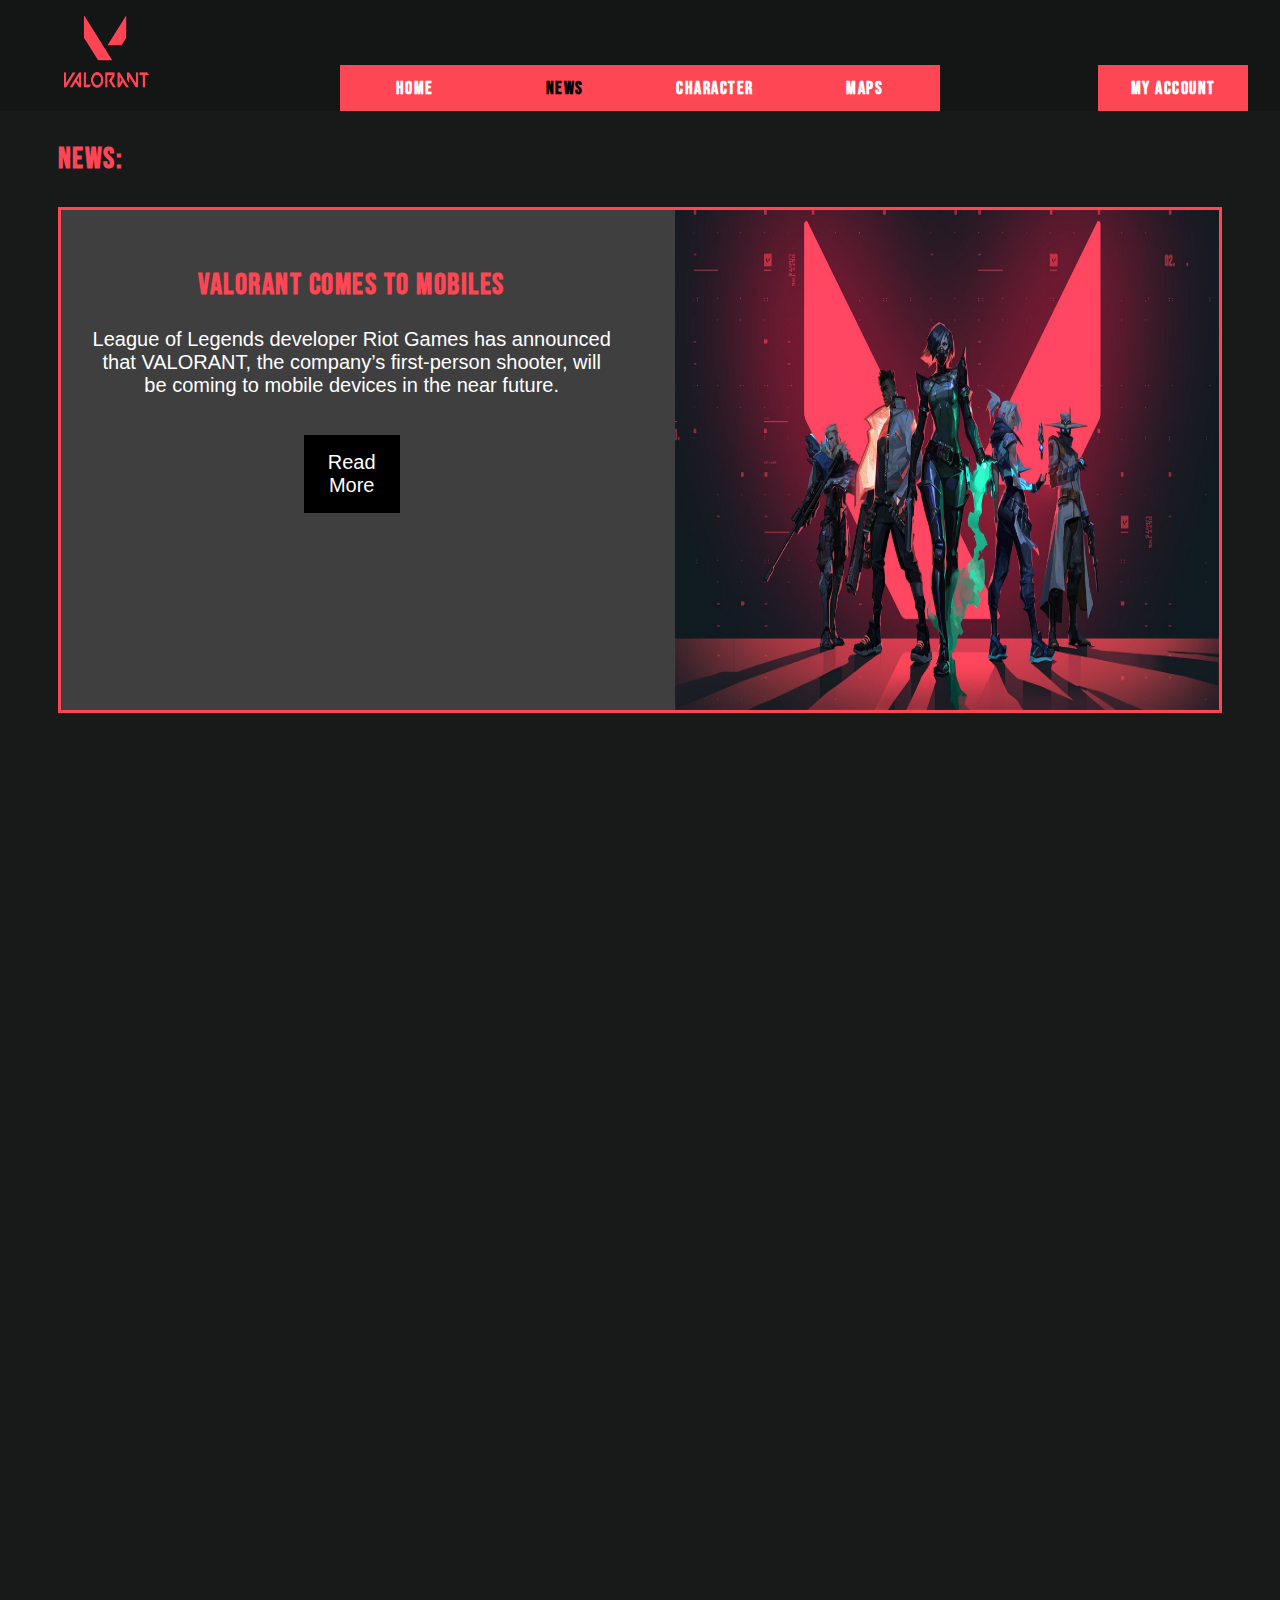
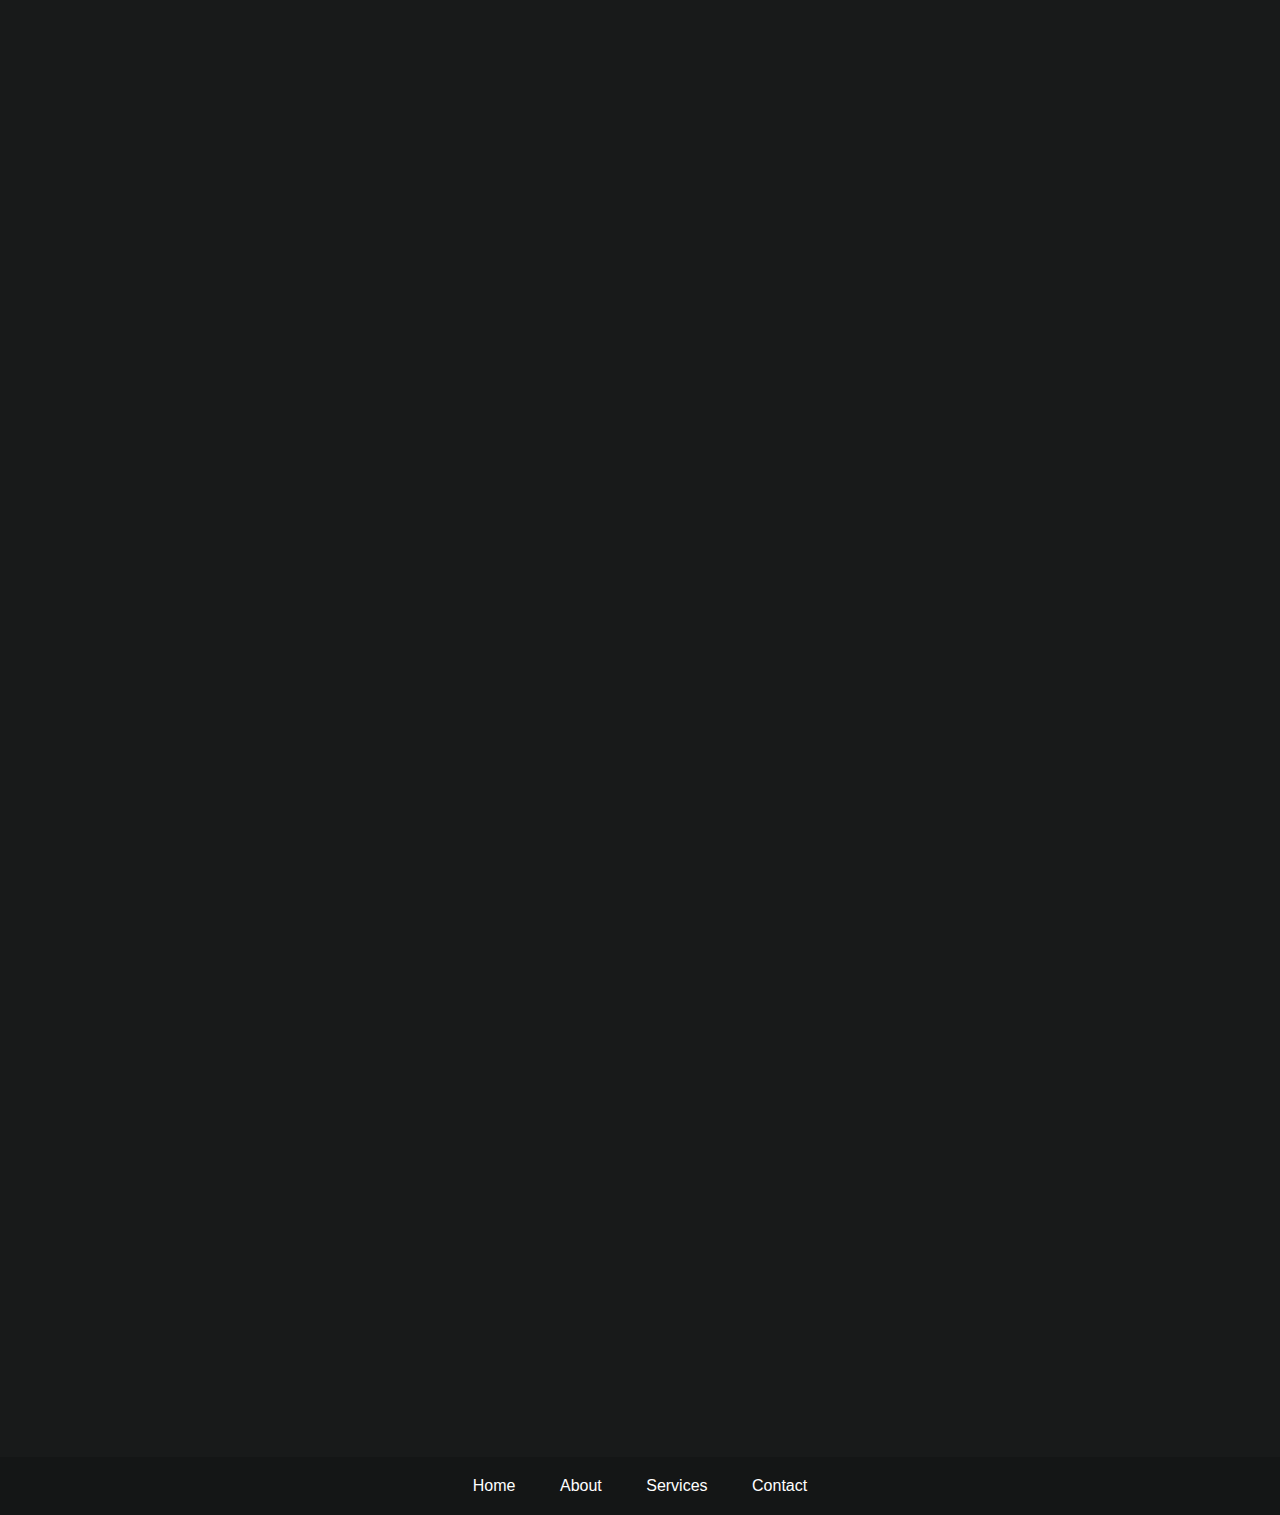
<file: html/news.html>
<!DOCTYPE html>
<html>
    
<head>
	<meta charset="utf-8" name="viewport" content="width=device-width, initial-scale=1.0">
	<title>Valorant</title>
	<link rel="shortcut icon" href="../images/favicon.ico">
	<link rel="stylesheet" href="../css/news.css">
	<link rel="stylesheet" href="https://fonts.googleapis.com/css?family=Bebas Neue">
    <link rel="stylesheet" href="https://unpkg.com/aos@next/dist/aos.css"/>
    <script src="https://code.jquery.com/jquery-3.2.1.min.js"></script>
    <script src="../js/jquery.slicknav.min.js"></script>
    <script type="text/javascript">
    	$(document).ready(function(){
			$('#nav_menu').slicknav({prependTo:"#mobile_menu"});
    	});
    </script>
</head>
    
<body>
<div class="container">
    
    
	<header>
        <div class="logo">
            <img src="../images/valorantlogo1.png">
        </div>    
        
        <div class="navbar1">
        <nav id="mobile_menu"></nav>
		  <nav id="nav_menu">
  	      <ul>
    	       <li><a href="../index.html">Home</a></li>
    	       <li><a href="news.html" class="current">News</a></li>
    	       <li><a href="../html/UnderConstruction.html">Character</a></li>
    	       <li><a href="../html/UnderConstruction.html">Maps</a></li>
    	   </ul>
            </nav>
        </div>
        
        <div class="navbar2">
           <nav id="account">
    	   <ul>
    	       <li><a href="#My Account" id="account">My Account</a>
    	           <ul>
    	               <li><a href="#My Account">Account</a></li>
    	               <li><a href="../html/signup.html">Sign Up</a></li>
    	               <li><a href="../html/login.html">Login</a></li>
    	           </ul>
    	       </li>
    	   </ul>
    	   </nav>
        </div>
	</header>
   
    
    
    <div class="content">
	<main>
        
      <h3>News:</h3>
      <section class="card">
        <img id="disappear" src="../images/article1.jpg"/>   
        <div>
          <h2>Valorant comes to Mobiles</h2>
          <p>
            League of Legends developer Riot Games has announced that VALORANT, the company’s first-person shooter, will be coming to mobile devices in the near future.
          </p>
          <a href="../html/article1.html" class="btn">Read More</a>
        </div>
      </section>

      <section class="card" data-aos="fade-right">
        <img id="disappear" src="../images/article2.jpg"/>
        <div>
          <h2>VCT comes to Berlin</h2>
          <p>
            Just less than two weeks before the final VALORANT Champions Tour event kicks off, the format and groups have now been revealed for VCT Champions 2021 beginning on Dec. 1.
          </p>
          <a href="../html/article2.html" class="btn">Read More</a>
        </div>
      </section>

      <section class="card" data-aos="fade-left">
        <img id="disappear" src="../images/article3.jpg"/>
        <div>
          <h2>Ranking in Valorant</h2>
          <p>
             Your Act Rank measures your rank across, well, an entire Act! It’s determined by your highest ranked win, something we like to call your proven skill.
          </p>
          <a href="../html/article3.html" class="btn">Read More</a>
        </div>
      </section>
        
      <section class="card" data-aos="fade-right">
        <img id="disappear" src="../images/article4.jpg"/>
        <div>
          <h2>Smurfing in Valorant</h2>
          <p>
             Riot acknowledges smurfing is a major problem in Valorant. They’ve been collecting feedback from their community on this issue and are currently investigating the current state of smurfing running amok in Valorant.
          </p>
          <a href="../html/article4.html" class="btn">Read More</a>
        </div>
      </section>
        
      <section class="card" data-aos="fade-left">
        <img id="disappear" src="../images/article5.jpg"/>
        <div>
          <h2>Valorant in 2021</h2>
          <p>
             How many people play Valorant?
             According to Active Player, Valorant has maintained at least an estimated 12 million active players each month of 2021, peaking in July with almost 15 million players.
          </p>
          <a href="../html/article5.html" class="btn">Read More</a>
        </div>
      </section>
      
	</main>
    </div>
    
    
    
    <div class="footer">
	<footer>		
        <a href="../index.html">Home</a>
        <a href="../html/UnderConstruction.html">About</a>
        <a href="../html/UnderConstruction.html">Services</a>
        <a href="../html/UnderConstruction.html" >Contact</a>
	</footer>
    </div>
    
</div>
    
    <script src="https://unpkg.com/aos@next/dist/aos.js"></script>
  <script>
    AOS.init({
        offset: 400, // offset (in px) from the original trigger point
        delay: 0, // values from 0 to 3000, with step 50ms
        duration: 1000 // values from 0 to 3000, with step 50ms
      });
  </script>

</body>
</html>
</file>
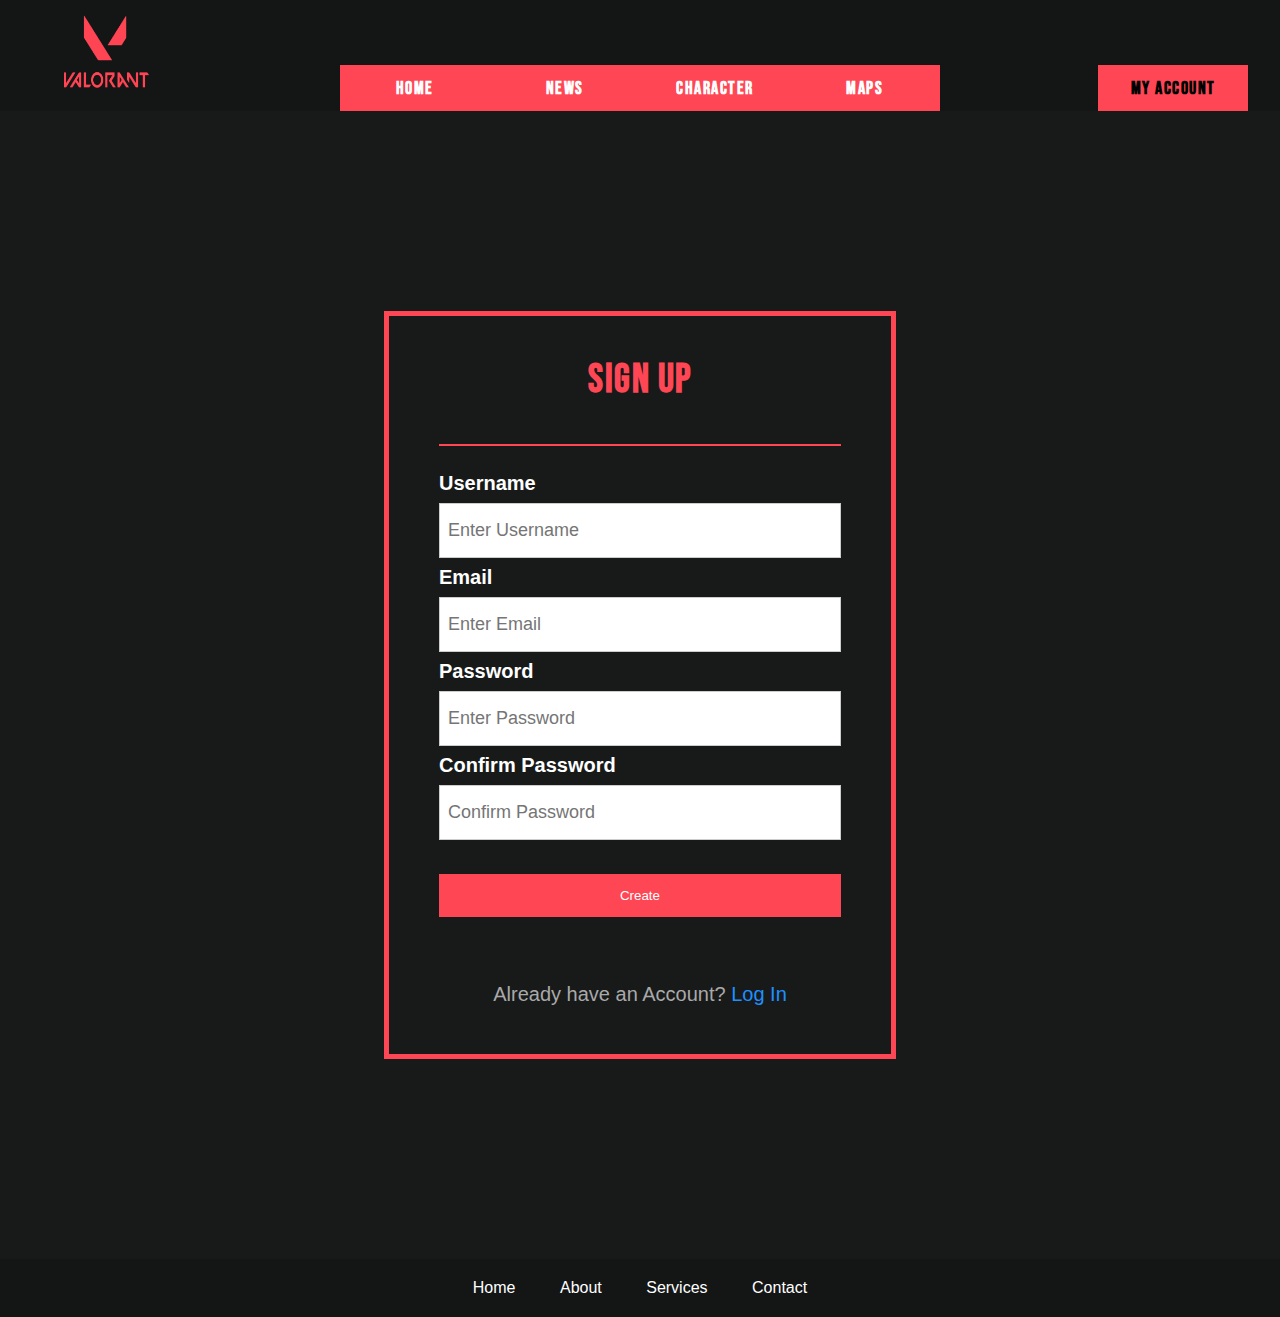
<file: html/signup.html>
<!DOCTYPE html>
<html>

<head>
	<meta charset="utf-8" name="viewport" content="width=device-width, initial-scale=1.0">
	<title>Valorant</title>
	<link rel="shortcut icon" href="../images/favicon.ico">
	<link rel="stylesheet" href="../css/signup.css">
	<link rel="stylesheet" href="https://fonts.googleapis.com/css?family=Bebas Neue">
    <script src="https://code.jquery.com/jquery-3.2.1.min.js"></script>
    <script src="../js/jquery.slicknav.min.js"></script>
    <script type="text/javascript">
    	$(document).ready(function(){
			$('#nav_menu').slicknav({prependTo:"#mobile_menu"});
    	});
    </script>
</head>

<body>
<div class="container">
    
    
	<header>
        <div class="logo">
        <img src="../images/valorantlogo1.png">
        </div>    
        
        <div class="navbar1">
        <nav id="mobile_menu"></nav>
		  <nav id="nav_menu">
  	      <ul>
    	       <li><a href="../index.html">Home</a></li>
    	       <li><a href="../html/news.html">News</a></li>
    	       <li><a href="../html/UnderConstruction.html">Character</a></li>
    	       <li><a href="../html/UnderConstruction.html">Maps</a></li>
    	   </ul>
           </nav>
        </div>
        
        <div class="navbar2">
           <nav id="account">
    	   <ul>
    	       <li><a href="#My Account" id="account"  class="current">My Account</a>
    	           <ul>
    	               <li><a href="#My Account">Account</a></li>
    	               <li><a href="../html/signup.html" class="current">Sign Up</a></li>
    	               <li><a href="../html/login.html">Login</a></li>
    	           </ul>
    	       </li>
    	   </ul>
    	   </nav>
        </div>
	</header>
    
    <div class="content">
    <main>
    <form action="#" method="post">
      <h3>Sign Up</h3>
        
      <div class="formcontainer">
      <hr/>
        <div class="formcontainer2">
            <label for="username"><strong>Username</strong></label>
                <input type="text" placeholder="Enter Username" name="uname" required>
            <label for="username"><strong>Email</strong></label>
                <input type="email" placeholder="Enter Email" name="email" required>
            <label for="psw"><strong>Password</strong></label>
                <input type="password" placeholder="Enter Password" name="psw" required>
            <label for="psw"><strong>Confirm Password</strong></label>
                <input type="password" placeholder="Confirm Password" name="psw" required>
        </div>
          
            <button type="submit">Create</button>
          
        <div class="formcontainer2">
            <p>Already have an Account? <a href="../html/login.html">Log In</a></p>
        </div>
          
        </div>
        </form>
    </main>
    </div>
    
    <div class="footer">
    <footer>		
        <a href="../index.html">Home</a>
        <a href="../html/UnderConstruction.html">About</a>
        <a href="../html/UnderConstruction.html">Services</a>
        <a href="../html/UnderConstruction.html" >Contact</a>
    </footer>
    </div>
    
</div>
</body>
</html>
</file>
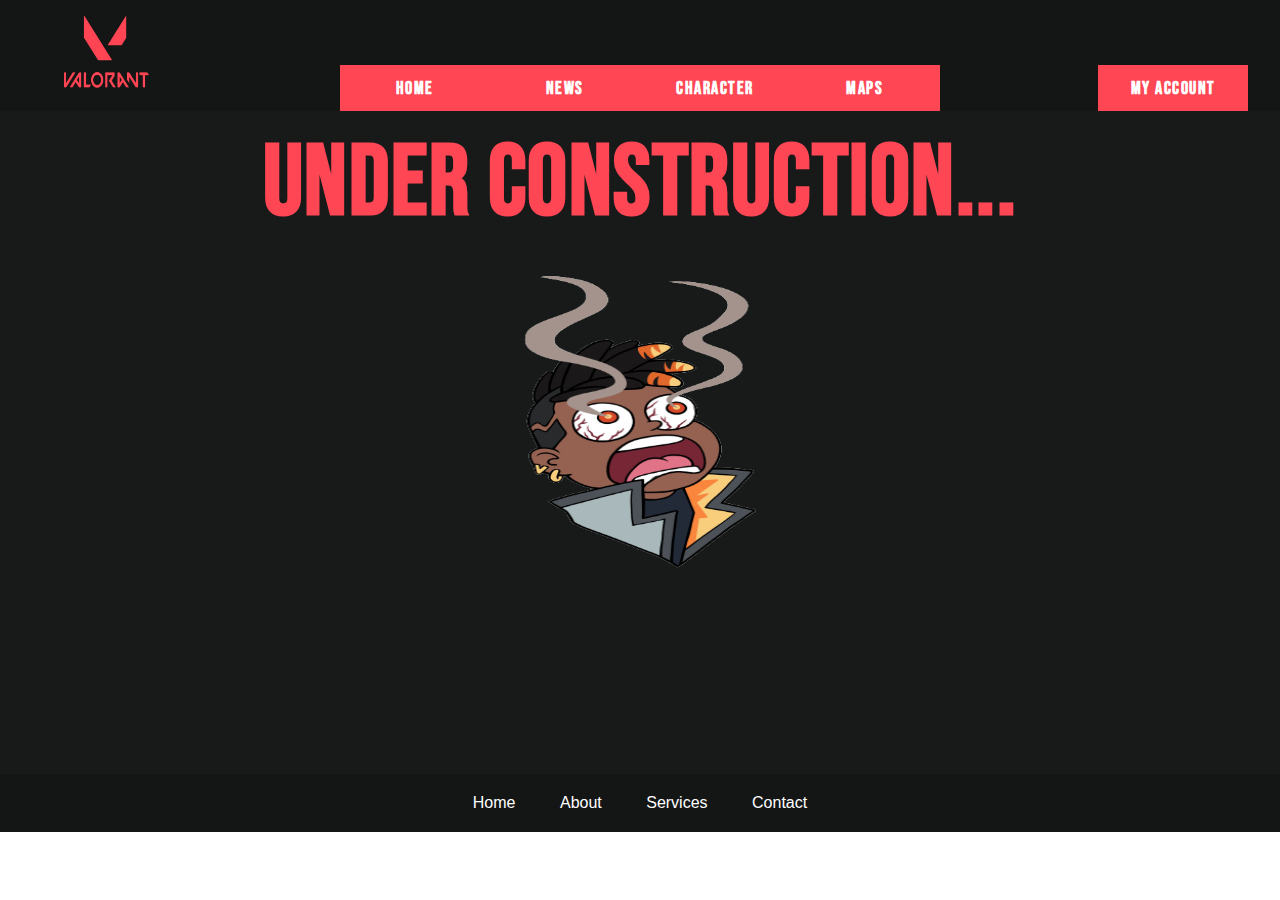
<file: html/UnderConstruction.html>
<!DOCTYPE html>
<html>

<head>
	<meta charset="utf-8" name="viewport" content="width=device-width, initial-scale=1.0">
	<title>Valorant</title>
	<link rel="shortcut icon" href="../images/favicon.ico">
	<link rel="stylesheet" href="../css/index.css">
	<link rel="stylesheet" href="https://fonts.googleapis.com/css?family=Bebas Neue">
    <link rel="stylesheet" href="https://unpkg.com/aos@next/dist/aos.css"/>
    <script src="https://code.jquery.com/jquery-3.2.1.min.js"></script>
    <script src="../js/jquery.slicknav.min.js"></script>
    <script type="text/javascript">
    	$(document).ready(function(){
			$('#nav_menu').slicknav({prependTo:"#mobile_menu"});
    	});
    </script>
</head>

<body>
<div class="container">
    
    
	<header>
        <div class="logo">
            <img src="../images/valorantlogo1.png">
        </div>    
    
        <div class="navbar1">
        <nav id="mobile_menu"></nav>
		  <nav id="nav_menu">
  	      <ul>
    	       <li><a href="../index.html">Home</a></li>
    	       <li><a href="../html/news.html">News</a></li>
    	       <li><a href="../html/UnderConstruction.html">Character</a></li>
    	       <li><a href="../html/UnderConstruction.html">Maps</a></li>
    	   </ul>
           </nav>
        </div>
        
        <div class="navbar2">
           <nav id="account">
    	   <ul>
    	       <li><a href="#My Account" id="account">My Account</a>
    	           <ul>
    	               <li><a href="#My Account">Account</a></li>
    	               <li><a href="../html/signup.html">Sign Up</a></li>
    	               <li><a href="../html/login.html">Login</a></li>
    	           </ul>
    	       </li>
    	   </ul>
    	   </nav>
        </div>
	</header>

        
    <div class="content">
    <main>
        <h1>Under Construction...</h1>

        <img src="../images/UnderConstruction.png" id="UnderConstruction">
    </main>
    </div>
    
    
    <div class="footer">
	<footer>		
        <a href="../index.html">Home</a>
        <a href="../html/UnderConstruction.html">About</a>
        <a href="../html/UnderConstruction.html">Services</a>
        <a href="../html/UnderConstruction.html" >Contact</a>
	</footer>
    </div>
    
    
</div>
    
    
</body>
</html>
</file>
<file: css/index.css>
*{box-sizing: border-box;}

body {margin: 0px;}

header {display: flex;}

main {color: white;
	  font-size: 20px;}

main p {text-align: center}

footer a {text-decoration: none;
          padding: 0px 20px 0px 20px;
          color: white;}

.logo img {width: 40%;
           height: 80%;
           padding-top: 15px;}

h1 {font-family: "Bebas Neue", sans-serif;
    text-align: center;
    font-size: 100px;
    font-weight: 800;
    letter-spacing: 1.5px;
    color: #ff4654;
    margin: 1% 0%;}

h3 {font-family: "Bebas Neue", sans-serif;
    font-weight: 800;
    font-size: 30px;
    margin-left: 4.5%;
    letter-spacing: 1.5px;
    color: #ff4654;}

.container {background-color: #181a1a;
            font-family: Arial, Helvetica, sans-serif;}


.logo {background-color: #141616;
       flex: 1;
       display: flex;
       justify-content: center;}

.navbar1 {font-family: "Bebas Neue", sans-serif;
          font-size: 18px;
          letter-spacing: 1.5px;
          background-color: #141616;
          flex: 4;
          display: flex;
          justify-content: center;
          padding-top: 65px;}

.navbar2 {font-family: "Bebas Neue", sans-serif;
          font-size: 18px;
          letter-spacing: 1.5px;    
          background-color: #141616;
          flex: 1;
          display: flex;
          justify-content: center;
          padding-top: 65px;}

.content {display: grid;}

.footer {background-color: #141616;
         display: flex;
         justify-content: center;
         padding: 20px;}

header img {width: 150px;}

main img {height: 950px;}

#UnderConstruction {margin: 0% 30%;
                    height: 50%;
                    width: 40%;}


#mobile_menu {display: none;}

#nav_menu a {text-decoration: none}

#nav_menu ul {list-style: none;
               position: relative;}

#nav_menu ul li {float: left;}

#nav_menu ul ul {display: none;
                 position: absolute;
                 top: 100%;}

#nav_menu ul ul li {float: none;}

#nav_menu ul li:hover > ul {display: block;}

#nav_menu > ul::after {content: "";
                       clear: both;
                       display: block;}

#nav_menu ul {margin: 0px;
              padding: 0px;}

#nav_menu ul li a {text-align: center;
                   display: block;
                   width: 150px;
                   padding: .7em 0em;
                   background-color: #ff4654;
                   font-weight: bold;
                   color: white;}

#nav_menu ul li a.current {color: black;}

#nav_menu ul li a:hover, #nav_menu ul li a:focus {background-color: #141616;}


#account a {text-decoration: none}

#account ul {list-style: none;
	 		 position: relative;}

#account ul li {float: left;}

#account ul ul {display: none;
				position: absolute;
				top: 100%;}

#account ul ul li {float: none;}
#account ul li:hover > ul {display: block;}


#account > ul::after {content: "";
					   clear: both;
					   display: block;}

#account ul {margin: 0px;
			 padding: 0px;}

#account ul li a {text-align: center;
				  display: block;
				  width: 150px;
				  padding: .7em 0em;
				  background-color: #ff4654;
    			  font-weight: bold;
				  color: white;}

#account ul li a.current {color: black;}

#account ul li a:hover, #nav_menu ul li a:focus {background-color: #141616;}




footer a:link {text-decoration: none;}

footer a:visited {text-decoration: none;}

footer a:hover {text-decoration: underline;}

footer a:active {text-decoration: underline;}




#valorantlogo {max-width: auto;
			   height: 200px;
			   display: block;
  			   margin-left: auto;
 			   margin-right: auto;
  			   width: 30%;}

#ArticleImg {border: solid 6px #ff4654;}

img {width: 100%;}

.card {display: grid;
       grid-template-columns: repeat(2, 1fr);
       grid-gap: 2rem;
       background: #141616;
       margin-top: 60%;
       margin-bottom: 6%;
       margin-left: 4.5%;
       margin-right: 4.5%;}

.card h3 {color: #ff4654;
          margin-bottom: 2rem;
          padding: 0px;
          text-align: center;
          font-size: 30px;}

.card img {height: 500px;}

.card > div {padding: 2rem;}






@media only screen and (max-width: 768px)
{
#nav_menu {display: none;}
    
#mobile_menu {display: block;}
    
#mobile_menu a {text-decoration: none;}

#mobile_menu ul {list-style: none;
                 position: relative;}

#mobile_menu ul li {float: left;}

#mobile_menu ul ul {display: none;
                    position: absolute;
                    top: 100%;}

#mobile_menu ul ul li {float: none;}

#mobile_menu ul li:hover > ul {display: block;}

#mobile_menu > ul::after {content: "";
                          clear: both;
                          display: block;}

#mobile_menu ul {margin: 0px;
                 padding: 0px;}

#mobile_menu ul li a {text-align: center;
                      display: block;
                      width: 150px;
                      padding: .7em 0em;
                      background-color: #ff4654;
                      font-weight: bold;
                      color: white;}

#mobile_menu ul li a.current {color: black;}

#mobile_menu ul li a:hover, #mobile_menu ul li a:focus {background-color: #141616;}
    

    

#account a {text-decoration: none;}

#account ul {list-style: none;
	 		 position: relative;}

#account ul li {float: left;}

#account ul ul {display: none;
				position: absolute;
				top: 100%;}

#account ul ul li {float: none;}
#account ul li:hover > ul {display: block;}


#account > ul::after {content: "";
					   clear: both;
					   display: block;}

#account ul {margin: 0px;
			 padding: 0px;}

#account ul li a {text-align: center;
				  display: block;
				  width: 100px;
				  padding: .7em 0em;
				  background-color: #ff4654;
    			  font-weight: bold;
				  color: white;}

#account ul li a.current {color: black;}

#account ul li a:hover, #nav_menu ul li a:focus {background-color: #141616;}
    
.logo {background-color: #141616;
       flex: 1;
       display: flex;
       justify-content: center;}
    
.logo img {width: 100px;
           height: 100%;
           padding-top: 50px;}
    
.navbar2 {font-family: "Bebas Neue", sans-serif;
          font-size: 18px;
          letter-spacing: 1.5px;    
          background-color: #141616;
          flex: 1;
          display: flex;
          justify-content: center;
          padding-top: 70px;}
    
.card {display: block;
       margin-top: 100%}

.card img {height: 300px;}
    
h1 {font-family: "Bebas Neue", sans-serif;
    text-align: center;
    font-size: 30px;
    font-weight: 800;
    letter-spacing: 1.5px;
    color: #ff4654;
    margin: 10% 0%;}


}




@import url('https://fonts.googleapis.com/css2?family=Poppins:wght@100;200;300;400;500;600;700;800;900&display=swap');



.img-slider{position: relative;
            margin: 0 4.5%;
            background: #1D212B;}

.img-slider .slide{z-index: 1;
                   position: absolute;
                   width: 100%;
                   clip-path: circle(0% at 0 50%);}

.img-slider .slide.active{clip-path: circle(150% at 0 50%);
                          transition: 2s;
                          transition-property: clip-path;}

.img-slider .slide img{z-index: 1;
                       width: 100%;
                       border: 4px solid #ff4654;}

.img-slider .slide .info{position: absolute;
                         top: 0;
                         padding: 30px 60px;}

.img-slider .slide .info h2{font-family: "Bebas Neue", sans-serif;
                            color: #fff;
                            font-size: 100px;
                            text-transform: uppercase;
                            font-weight: 800;
                            letter-spacing: 2px;}

.img-slider .navigation{z-index: 2;
                        position: absolute;
                        display: flex;
                        top: 980px;
                        left: 50%;
                        transform: translateX(-50%);}

.img-slider .navigation .btn{background: rgba(255, 255, 255, 0.5);
                             width: 12px;
                             height: 12px;
                             margin: 10px;
                             border-radius: 50%;
                             cursor: pointer;}

.img-slider .navigation .btn.active{background: #2696E9;
                                    box-shadow: 0 0 2px rgba(0, 0, 0, 0.5);}


@media (max-width: 1600px)
{
    
.card {display: block;
       margin-top: 80%}

@media (max-width: 768px){
    
.slide img {height: 24.5vh}
     
.img-slider{margin: 0 4.5%;}

.img-slider .slide .info{padding: 10px 25px;}

.img-slider .slide .info h2{font-size: 20px;}


.img-slider .navigation{top: 210px;}

.img-slider .navigation .btn{width: 10px;
                             height: 10px;
                             margin: 8px;}
    
.card {display: block;
         margin-top: 100%}

footer {font-size: 12px;}
    
}
</file>
<file: css/article1.css>
*{box-sizing: border-box;}

body {margin: 0px;}

header {display: flex;}

main {color: white;
	  font-size: 20px;}

main p {text-align: center}

footer a {text-decoration: none;
          padding: 0px 20px 0px 20px;
          color: white;}

.logo img {width: 40%;
           height: 80%;
           padding-top: 15px;}



h3 {font-family: "Bebas Neue", sans-serif;
    font-weight: 800;
    font-size: 30px;
    letter-spacing: 1.5px;
    color: #ff4654;
    padding-left: 100px;}

.container {background-color: #181a1a;
            font-family: Arial, Helvetica, sans-serif;}


.logo {background-color: #141616;
       flex: 1;
       display: flex;
       justify-content: center}

.navbar1 {font-family: "Bebas Neue", sans-serif;
          font-size: 18px;
          letter-spacing: 1.5px;
          background-color: #141616;
          flex: 4;
          display: flex;
          justify-content: center;
          padding-top: 65px;}

.navbar2 {font-family: "Bebas Neue", sans-serif;
          font-size: 18px;
          letter-spacing: 1.5px;    
          background-color: #141616;
          flex: 1;
          display: flex;
          justify-content: center;
          padding-top: 65px;
          z-index: 1;}

.content {display: flex;}

.footer {background-color: #141616;
         display: flex;
         justify-content: center;
         padding: 20px;}

header img {width: 150px;}




#mobile_menu {display: none;}

#nav_menu a {text-decoration: none}

#nav_menu ul {list-style: none;
               position: relative;}

#nav_menu ul li {float: left;}

#nav_menu ul ul {display: none;
                 position: absolute;
                 top: 100%;}

#nav_menu ul ul li {float: none;}

#nav_menu ul li:hover > ul {display: block;}

#nav_menu > ul::after {content: "";
                       clear: both;
                       display: block;}

#nav_menu ul {margin: 0px;
              padding: 0px;}

#nav_menu ul li a {text-align: center;
                   display: block;
                   width: 150px;
                   padding: .7em 0em;
                   background-color: #ff4654;
                   font-weight: bold;
                   color: white;}

#nav_menu ul li a.current {color: black;}

#nav_menu ul li a:hover, #nav_menu ul li a:focus {background-color: #141616;}


#account a {text-decoration: none}

#account ul {list-style: none;
	 		 position: relative;}

#account ul li {float: left;}

#account ul ul {display: none;
				position: absolute;
				 top: 100%;}

#account ul ul li {float: none;}
#account ul li:hover > ul {display: block;}


#account > ul::after {content: "";
					   clear: both;
					   display: block;}

#account ul {margin: 0px;
			 padding: 0px;}

#account ul li a {text-align: center;
				  display: block;
				  width: 150px;
				  padding: .7em 0em;
				  background-color: #ff4654;
    			  font-weight: bold;
				  color: white;}

#account ul li a.current {color: black;}

#account ul li a:hover, #nav_menu ul li a:focus {background-color: #141616;}




footer a:link {text-decoration: none;}

footer a:visited {text-decoration: none;}

footer a:hover {text-decoration: underline;}

footer a:active {text-decoration: underline;}




main img {height: 80vh; width: 100%;}

.IMG1 {position: relative;
       z-index: 0;}


.bottom-left {font-family: "Bebas Neue", sans-serif;
              color: white;
              font-weight: 1000;
              position: absolute;
              bottom: 0px;
              left: 50px;
              font-size: 9vw;
              opacity: 80%;}

main p {margin: 2% 20%;
        font-size: 2vh;
        text-align: left;}






@media only screen and (max-width: 768px)
{
#nav_menu {display: none;}
    
#mobile_menu {display: block;}
    
#mobile_menu a {text-decoration: none}

#mobile_menu ul {list-style: none;
                 position: relative;}

#mobile_menu ul li {float: left;}

#mobile_menu ul ul {display: none;
                    position: absolute;
                    top: 100%;}

#mobile_menu ul ul li {float: none;}

#mobile_menu ul li:hover > ul {display: block;}

#mobile_menu > ul::after {content: "";
                          clear: both;
                          display: block;}

#mobile_menu ul {margin: 0px;
                 padding: 0px;}

#mobile_menu ul li a {text-align: center;
                      display: block;
                      width: 150px;
                      padding: .7em 0em;
                      background-color: #ff4654;
                      font-weight: bold;
                      color: white;}

#mobile_menu ul li a.current {color: black;}

#mobile_menu ul li a:hover, #mobile_menu ul li a:focus {background-color: #141616;}
    

    

#account a {text-decoration: none;}

#account ul {list-style: none;
	 		 position: relative;}

#account ul li {float: left;}

#account ul ul {display: none;
				position: absolute;
				top: 100%;}

#account ul ul li {float: none;}
#account ul li:hover > ul {display: block;}


#account > ul::after {content: "";
					   clear: both;
					   display: block;}

#account ul {margin: 0px;
			 padding: 0px;}

#account ul li a {text-align: center;
				  display: block;
				  width: 100px;
				  padding: .7em 0em;
				  background-color: #ff4654;
    			  font-weight: bold;
				  color: white;}

#account ul li a.current {color: black;}

#account ul li a:hover, #nav_menu ul li a:focus {background-color: #141616;}
    
.logo {background-color: #141616;
       flex: 1;
       display: flex;
       justify-content: center;}
    
.logo img {width: 100px;
           height: 100%;
           padding-top: 50px;}
    
.navbar2 {font-family: "Bebas Neue", sans-serif;
          font-size: 18px;
          letter-spacing: 1.5px;    
          background-color: #141616;
          flex: 1;
          display: flex;
          justify-content: center;
          padding-top: 70px;}
    
.card {display: block;}
    
footer {font-size: 12px;}

}
</file>
<file: css/article3.css>
*{box-sizing: border-box;}

body {margin: 0px;}

header {display: flex;}

main {color: white;
	  font-size: 20px;}

main p {text-align: center}

footer a {text-decoration: none;
          padding: 0px 20px 0px 20px;
          color: white;}

.logo img {width: 40%;
           height: 80%;
           padding-top: 15px;}



h3 {font-family: "Bebas Neue", sans-serif;
    font-weight: 800;
    font-size: 30px;
    letter-spacing: 1.5px;
    color: #ff4654;
    text-align: center;
    padding: 0% 40%;}

.container {background-color: #181a1a;
            font-family: Arial, Helvetica, sans-serif;}


.logo {background-color: #141616;
       flex: 1;
       display: flex;
       justify-content: center}

.navbar1 {font-family: "Bebas Neue", sans-serif;
          font-size: 18px;
          letter-spacing: 1.5px;
          background-color: #141616;
          flex: 4;
          display: flex;
          justify-content: center;
          padding-top: 65px;}

.navbar2 {font-family: "Bebas Neue", sans-serif;
          font-size: 18px;
          letter-spacing: 1.5px;    
          background-color: #141616;
          flex: 1;
          display: flex;
          justify-content: center;
          padding-top: 65px;
          z-index: 1;}

.content {display: flex;}

.footer {background-color: #141616;
         display: flex;
         justify-content: center;
         padding: 20px;}

header img {width: 150px;}




#mobile_menu {display: none;}

#nav_menu a {text-decoration: none}

#nav_menu ul {list-style: none;
               position: relative;}

#nav_menu ul li {float: left;}

#nav_menu ul ul {display: none;
                 position: absolute;
                 top: 100%;}

#nav_menu ul ul li {float: none;}

#nav_menu ul li:hover > ul {display: block;}

#nav_menu > ul::after {content: "";
                       clear: both;
                       display: block;}

#nav_menu ul {margin: 0px;
              padding: 0px;}

#nav_menu ul li a {text-align: center;
                   display: block;
                   width: 150px;
                   padding: .7em 0em;
                   background-color: #ff4654;
                   font-weight: bold;
                   color: white;}

#nav_menu ul li a.current {color: black;}

#nav_menu ul li a:hover, #nav_menu ul li a:focus {background-color: #141616;}


#account a {text-decoration: none}

#account ul {list-style: none;
	 		 position: relative;}

#account ul li {float: left;}

#account ul ul {display: none;
				position: absolute;
				top: 100%;}

#account ul ul li {float: none;}
#account ul li:hover > ul {display: block;}


#account > ul::after {content: "";
					   clear: both;
					   display: block;}

#account ul {margin: 0px;
			 padding: 0px;}

#account ul li a {text-align: center;
				  display: block;
				  width: 150px;
				  padding: .7em 0em;
				  background-color: #ff4654;
    			  font-weight: bold;
				  color: white;}

#account ul li a.current {color: black;}

#account ul li a:hover, #nav_menu ul li a:focus {background-color: #141616;}




footer a:link {text-decoration: none;}

footer a:visited {text-decoration: none;}

footer a:hover {text-decoration: underline;}

footer a:active {text-decoration: underline;}




main img {height: 80vh; width: 100%;}

#chart {width: 60%; 
        margin: 0% 20%;}


.bottom-left {font-family: "Bebas Neue", sans-serif;
              color: white;
              font-weight: 1000;
              position: absolute;
              bottom: 8vh;
              left: 50px;
              font-size: 9vw;
              opacity: 80%;}

main p {margin: 2% 20%;
        font-size: 2vh;
        text-align: left;}






@media only screen and (max-width: 768px)
{
#nav_menu {display: none;}
    
#mobile_menu {display: block;}
    
#mobile_menu a {text-decoration: none}

#mobile_menu ul {list-style: none;
                 position: relative;}

#mobile_menu ul li {float: left;}

#mobile_menu ul ul {display: none;
                    position: absolute;
                    top: 100%;}

#mobile_menu ul ul li {float: none;}

#mobile_menu ul li:hover > ul {display: block;}

#mobile_menu > ul::after {content: "";
                          clear: both;
                          display: block;}

#mobile_menu ul {margin: 0px;
                 padding: 0px;}

#mobile_menu ul li a {text-align: center;
                      display: block;
                      width: 150px;
                      padding: .7em 0em;
                      background-color: #ff4654;
                      font-weight: bold;
                      color: white;}

#mobile_menu ul li a.current {color: black;}

#mobile_menu ul li a:hover, #mobile_menu ul li a:focus {background-color: #141616;}
    

    

#account a {text-decoration: none;}

#account ul {list-style: none;
	 		 position: relative;}

#account ul li {float: left;}

#account ul ul {display: none;
				position: absolute;
				top: 100%;}

#account ul ul li {float: none;}
#account ul li:hover > ul {display: block;}


#account > ul::after {content: "";
					   clear: both;
					   display: block;}

#account ul {margin: 0px;
			 padding: 0px;}

#account ul li a {text-align: center;
				  display: block;
				  width: 100px;
				  padding: .7em 0em;
				  background-color: #ff4654;
    			  font-weight: bold;
				  color: white;}

#account ul li a.current {color: black;}

#account ul li a:hover, #nav_menu ul li a:focus {background-color: #141616;}
    

h3 {font-family: "Bebas Neue", sans-serif;
    font-weight: 800;
    font-size: 20px;
    letter-spacing: 1.5px;
    color: #ff4654;
    text-align: center;
    padding: 0% 20%;}    
    
#chart {width: 60%; 
        height: 20%;
        margin: 0% 20%;
        margin-bottom: 300px}
    
.logo {background-color: #141616;
       flex: 1;
       display: flex;
       justify-content: center;}
    
.logo img {width: 100px;
           height: 100%;
           padding-top: 50px;}
    
.navbar2 {font-family: "Bebas Neue", sans-serif;
          font-size: 18px;
          letter-spacing: 1.5px;    
          background-color: #141616;
          flex: 1;
          display: flex;
          justify-content: center;
          padding-top: 70px;}
    
.card {display: block;}
    
footer {font-size: 12px;}

}
</file>
<file: css/article4.css>
*{box-sizing: border-box;}

body {margin: 0px;}

header {display: flex;}

main {color: white;
	  font-size: 20px;}

main p {text-align: center}

footer a {text-decoration: none;
          padding: 0px 20px 0px 20px;
          color: white;}

.logo img {width: 40%;
           height: 80%;
           padding-top: 15px;}



h3 {font-family: "Bebas Neue", sans-serif;
    font-weight: 800;
    font-size: 30px;
    letter-spacing: 1.5px;
    color: #ff4654;
    padding-left: 100px;}

.container {background-color: #181a1a;
            font-family: Arial, Helvetica, sans-serif;}


.logo {background-color: #141616;
       flex: 1;
       display: flex;
       justify-content: center}

.navbar1 {font-family: "Bebas Neue", sans-serif;
          font-size: 18px;
          letter-spacing: 1.5px;
          background-color: #141616;
          flex: 4;
          display: flex;
          justify-content: center;
          padding-top: 65px;}

.navbar2 {font-family: "Bebas Neue", sans-serif;
          font-size: 18px;
          letter-spacing: 1.5px;    
          background-color: #141616;
          flex: 1;
          display: flex;
          justify-content: center;
          padding-top: 65px;
          z-index: 1;}

.content {display: flex;}

.footer {background-color: #141616;
         display: flex;
         justify-content: center;
         padding: 20px;}

header img {width: 150px;}




#mobile_menu {display: none;}

#nav_menu a {text-decoration: none}

#nav_menu ul {list-style: none;
               position: relative;}

#nav_menu ul li {float: left;}

#nav_menu ul ul {display: none;
                 position: absolute;
                 top: 100%;}

#nav_menu ul ul li {float: none;}

#nav_menu ul li:hover > ul {display: block;}

#nav_menu > ul::after {content: "";
                       clear: both;
                       display: block;}

#nav_menu ul {margin: 0px;
              padding: 0px;}

#nav_menu ul li a {text-align: center;
                   display: block;
                   width: 150px;
                   padding: .7em 0em;
                   background-color: #ff4654;
                   font-weight: bold;
                   color: white;}

#nav_menu ul li a.current {color: black;}

#nav_menu ul li a:hover, #nav_menu ul li a:focus {background-color: #141616;}


#account a {text-decoration: none}

#account ul {list-style: none;
	 		 position: relative;}

#account ul li {float: left;}

#account ul ul {display: none;
				position: absolute;
				top: 100%;}

#account ul ul li {float: none;}
#account ul li:hover > ul {display: block;}


#account > ul::after {content: "";
					   clear: both;
					   display: block;}

#account ul {margin: 0px;
			 padding: 0px;}

#account ul li a {text-align: center;
				  display: block;
				  width: 150px;
				  padding: .7em 0em;
				  background-color: #ff4654;
    			  font-weight: bold;
				  color: white;}

#account ul li a.current {color: black;}

#account ul li a:hover, #nav_menu ul li a:focus {background-color: #141616;}




footer a:link {text-decoration: none;}

footer a:visited {text-decoration: none;}

footer a:hover {text-decoration: underline;}

footer a:active {text-decoration: underline;}




main img {height: 80vh; width: 100%;}

.IMG1 {position: relative;
       z-index: 0;}


.bottom-left {font-family: "Bebas Neue", sans-serif;
              color: white;
              font-weight: 1000;
              position: absolute;
              bottom: 0px;
              left: 50px;
              font-size: 9vw;
              opacity: 80%;}

main p {margin: 2% 20%;
        font-size: 2vh;
        text-align: left;}






@media only screen and (max-width: 768px)
{
#nav_menu {display: none;}
    
#mobile_menu {display: block;}
    
#mobile_menu a {text-decoration: none}

#mobile_menu ul {list-style: none;
                 position: relative;}

#mobile_menu ul li {float: left;}

#mobile_menu ul ul {display: none;
                    position: absolute;
                    top: 100%;}

#mobile_menu ul ul li {float: none;}

#mobile_menu ul li:hover > ul {display: block;}

#mobile_menu > ul::after {content: "";
                       clear: both;
                       display: block;}

#mobile_menu ul {margin: 0px;
                 padding: 0px;}
 
#mobile_menu ul li a {text-align: center;
                      display: block;
                      width: 150px;
                      padding: .7em 0em;
                      background-color: #ff4654;
                      font-weight: bold;
                      color: white;}

#mobile_menu ul li a.current {color: black;}

#mobile_menu ul li a:hover, #mobile_menu ul li a:focus {background-color: #141616;}
    

    

#account a {text-decoration: none;}

#account ul {list-style: none;
	 		 position: relative;}

#account ul li {float: left;}

#account ul ul {display: none;
				position: absolute;
				top: 100%;}

#account ul ul li {float: none;}
#account ul li:hover > ul {display: block;}


#account > ul::after {content: "";
					   clear: both;
					   display: block;}

#account ul {margin: 0px;
			 padding: 0px;}

#account ul li a {text-align: center;
				  display: block;
				  width: 100px;
				  padding: .7em 0em;
				  background-color: #ff4654;
    			  font-weight: bold;
				  color: white;}

#account ul li a.current {color: black;}

#account ul li a:hover, #nav_menu ul li a:focus {background-color: #141616;}
    
.logo {background-color: #141616;
       flex: 1;
       display: flex;
       justify-content: center;}
    
.logo img {width: 100px;
           height: 100%;
           padding-top: 50px;}
    
.navbar2 {font-family: "Bebas Neue", sans-serif;
          font-size: 18px;
          letter-spacing: 1.5px;    
          background-color: #141616;
          flex: 1;
          display: flex;
          justify-content: center;
          padding-top: 70px;}
    
.card {display: block;}

footer {font-size: 12px;}
    
}
</file>
<file: css/article5.css>
*{box-sizing: border-box;}

body {margin: 0px;}

header {display: flex;}

main {color: white;
	  font-size: 20px;}

main p {text-align: center}

footer a {text-decoration: none;
          padding: 0px 20px 0px 20px;
          color: white;}

.logo img {width: 40%;
           height: 80%;
           padding-top: 15px;}



h3 {font-family: "Bebas Neue", sans-serif;
    font-weight: 800;
    font-size: 30px;
    letter-spacing: 1.5px;
    color: #ff4654;
    padding-left: 100px;}

.container {background-color: #181a1a;
            font-family: Arial, Helvetica, sans-serif;}


.logo {background-color: #141616;
       flex: 1;
       display: flex;
       justify-content: center}

.navbar1 {font-family: "Bebas Neue", sans-serif;
          font-size: 18px;
          letter-spacing: 1.5px;
          background-color: #141616;
          flex: 4;
          display: flex;
          justify-content: center;
          padding-top: 65px;}

.navbar2 {font-family: "Bebas Neue", sans-serif;
          font-size: 18px;
          letter-spacing: 1.5px;    
          background-color: #141616;
          flex: 1;
          display: flex;
          justify-content: center;
          padding-top: 65px;
          z-index: 1;}

.content {display: flex;}

.footer {background-color: #141616;
         display: flex;
         justify-content: center;
         padding: 20px;}

header img {width: 150px;}




#mobile_menu {display: none;}

#nav_menu a {text-decoration: none}

#nav_menu ul {list-style: none;
               position: relative;}

#nav_menu ul li {float: left;}

#nav_menu ul ul {display: none;
                 position: absolute;
                 top: 100%;}

#nav_menu ul ul li {float: none;}

#nav_menu ul li:hover > ul {display: block;}

#nav_menu > ul::after {content: "";
                       clear: both;
                       display: block;}

#nav_menu ul {margin: 0px;
              padding: 0px;}

#nav_menu ul li a {text-align: center;
                   display: block;
                   width: 150px;
                   padding: .7em 0em;
                   background-color: #ff4654;
                   font-weight: bold;
                   color: white;}

#nav_menu ul li a.current {color: black;}

#nav_menu ul li a:hover, #nav_menu ul li a:focus {background-color: #141616;}


#account a {text-decoration: none}

#account ul {list-style: none;
	 		 position: relative;}

#account ul li {float: left;}

#account ul ul {display: none;
				position: absolute;
				 top: 100%;}

#account ul ul li {float: none;}
#account ul li:hover > ul {display: block;}


#account > ul::after {content: "";
					   clear: both;
					   display: block;}

#account ul {margin: 0px;
			 padding: 0px;}

#account ul li a {text-align: center;
				  display: block;
				  width: 150px;
				  padding: .7em 0em;
				  background-color: #ff4654;
    			  font-weight: bold;
				  color: white;}

#account ul li a.current {color: black;}

#account ul li a:hover, #nav_menu ul li a:focus {background-color: #141616;}




footer a:link {text-decoration: none;}

footer a:visited {text-decoration: none;}

footer a:hover {text-decoration: underline;}

footer a:active {text-decoration: underline;}




main img {height: 80vh; width: 100%;}

.IMG1 {position: relative;
       z-index: 0;}


.bottom-left {font-family: "Bebas Neue", sans-serif;
              color: white;
              font-weight: 1000;
              position: absolute;
              bottom: 0px;
              left: 50px;
              font-size: 9vw;
              opacity: 80%;}

main p {margin: 2% 20%;
        font-size: 2vh;
        text-align: left;}






@media only screen and (max-width: 768px)
{
#nav_menu {display: none;}
    
#mobile_menu {display: block;}
    
#mobile_menu a {text-decoration: none}

#mobile_menu ul {list-style: none;
               position: relative;}

#mobile_menu ul li {float: left;}

#mobile_menu ul ul {display: none;
                 position: absolute;
                 top: 100%;}

#mobile_menu ul ul li {float: none;}

#mobile_menu ul li:hover > ul {display: block;}

#mobile_menu > ul::after {content: "";
                       clear: both;
                       display: block;}

#mobile_menu ul {margin: 0px;
                 padding: 0px;}

#mobile_menu ul li a {text-align: center;
                      display: block;
                      width: 150px;
                      padding: .7em 0em;
                      background-color: #ff4654;
                      font-weight: bold;
                      color: white;}

#mobile_menu ul li a.current {color: black;}

#mobile_menu ul li a:hover, #mobile_menu ul li a:focus {background-color: #141616;}
    

    

#account a {text-decoration: none;}

#account ul {list-style: none;
	 		 position: relative;}

#account ul li {float: left;}

#account ul ul {display: none;
				position: absolute;
				top: 100%;}

#account ul ul li {float: none;}
#account ul li:hover > ul {display: block;}


#account > ul::after {content: "";
					   clear: both;
					   display: block;}

#account ul {margin: 0px;
			 padding: 0px;}

#account ul li a {text-align: center;
				  display: block;
				  width: 100px;
				  padding: .7em 0em;
				  background-color: #ff4654;
    			  font-weight: bold;
				  color: white;}

#account ul li a.current {color: black;}

#account ul li a:hover, #nav_menu ul li a:focus {background-color: #141616;}
    
.logo {background-color: #141616;
       flex: 1;
       display: flex;
       justify-content: center;}
    
.logo img {width: 100px;
           height: 100%;
           padding-top: 50px;}
    
.navbar2 {font-family: "Bebas Neue", sans-serif;
          font-size: 18px;
          letter-spacing: 1.5px;    
          background-color: #141616;
          flex: 1;
          display: flex;
          justify-content: center;
          padding-top: 70px;}
    
.card {display: block;}
    
footer {font-size: 12px;}

}
</file>
<file: css/login.css>
*{box-sizing: border-box;}

body {margin: 0px;}

header {display: flex;}

main {color: white;
	  font-size: 20px;}

main p {text-align: center}

footer a {text-decoration: none;
          padding: 0px 20px 0px 20px;
          color: white;}

.logo img {width: 40%;
           height: 80%;
           padding-top: 15px;}



h3 {font-family: "Bebas Neue", sans-serif;
    font-weight: 800;
    font-size: 30px;
    letter-spacing: 1.5px;
    color: #ff4654;}

.container {background-color: #181a1a;
            font-family: Arial, Helvetica, sans-serif;}


.logo {background-color: #141616;
       flex: 1;
       display: flex;
       justify-content: center;}

.navbar1 {font-family: "Bebas Neue", sans-serif;
          font-size: 18px;
          letter-spacing: 1.5px;
          background-color: #141616;
          flex: 4;
          display: flex;
          justify-content: center;
          padding-top: 65px;}

.navbar2 {font-family: "Bebas Neue", sans-serif;
          font-size: 18px;
          letter-spacing: 1.5px;    
          background-color: #141616;
          flex: 1;
          display: flex;
          justify-content: center;
          padding-top: 65px;}

.content {display: flex;
          justify-content: center;
          padding: 0em 30%;}

.footer {background-color: #141616;
         display: flex;
         justify-content: center;
         padding: 20px;}

header img {width: 150px;}




#mobile_menu {display: none;}

#nav_menu a {text-decoration: none}

#nav_menu ul {list-style: none;
               position: relative;}

#nav_menu ul li {float: left;}

#nav_menu ul ul {display: none;
                 position: absolute;
                 top: 100%;}

#nav_menu ul ul li {float: none;}

#nav_menu ul li:hover > ul {display: block;}

#nav_menu > ul::after {content: "";
                       clear: both;
                       display: block;}

#nav_menu ul {margin: 0px;
              padding: 0px;}

#nav_menu ul li a {text-align: center;
                   display: block;
                   width: 150px;
                   padding: .7em 0em;
                   background-color: #ff4654;
                   font-weight: bold;
                   color: white;}

#nav_menu ul li a.current {color: black;}

#nav_menu ul li a:hover, #nav_menu ul li a:focus {background-color: #141616;}


#account a {text-decoration: none}

#account ul {list-style: none;
	 		 position: relative;}

#account ul li {float: left;}

#account ul ul {display: none;
				position: absolute;
				top: 100%;}

#account ul ul li {float: none;}
#account ul li:hover > ul {display: block;}


#account > ul::after {content: "";
					   clear: both;
					   display: block;}

#account ul {margin: 0px;
			 padding: 0px;}

#account ul li a {text-align: center;
				  display: block;
				  width: 150px;
				  padding: .7em 0em;
				  background-color: #ff4654;
    			  font-weight: bold;
				  color: white;}

#account ul li a.current {color: black;}

#account ul li a:hover, #nav_menu ul li a:focus {background-color: #141616;}




footer a:link {text-decoration: none;}

footer a:visited {text-decoration: none;}

footer a:hover {text-decoration: underline;}

footer a:active {text-decoration: underline;}




form {border: 5px solid #ff4654;
      margin: 10em 0em;
      width: 100%;}

input[type=text], input[type=password] {width: 100%;
                                        padding: 16px 8px;
                                        margin: 8px 0;
                                        display: inline-block;
                                        border: 1px solid #ccc;
                                        box-sizing: border-box;
                                        font-size: 18px;}

button {background-color: #ff4654;
        color: white;
        padding: 14px 0;
        margin: 10px 0;
        border: none;
        cursor: grabbing;
        width: 100%;}

hr {border: 1px solid #ff4654;}

h3 {text-align: center;
    font-size: 40px;}

button:hover {opacity: 0.8;}

.formcontainer {text-align: left;
                margin: 24px 50px 12px;}

.formcontainer2 {padding: 16px 0px;
                 text-align:left;}

.formcontainer2 p {padding-top: 1em;
                   color: darkgrey;;}

.formcontainer2 a {color: dodgerblue;}

.formcontainer2 p a:link {text-decoration: none;}

.formcontainer2 p a:visited {text-decoration: none;}

span.psw {float: right;
          padding-top: 0;
          padding-right: 15px;}






@media only screen and (max-width: 768px)
{
    
.content {display: flex;
          justify-content: center;
          padding: 0em 0%;}    
    
#nav_menu {display: none;}
    
#mobile_menu {display: block;}
    
#mobile_menu a {text-decoration: none}

#mobile_menu ul {list-style: none;
                 position: relative;}

#mobile_menu ul li {float: left;}

#mobile_menu ul ul {display: none;
                    position: absolute;
                    top: 100%;}

#mobile_menu ul ul li {float: none;}

#mobile_menu ul li:hover > ul {display: block;}

#mobile_menu > ul::after {content: "";
                          clear: both;
                          display: block;}

#mobile_menu ul {margin: 0px;
                 padding: 0px;}

#mobile_menu ul li a {text-align: center;
                   display: block;
                   width: 150px;
                   padding: .7em 0em;
                   background-color: #ff4654;
                   font-weight: bold;
                   color: white;}

#mobile_menu ul li a.current {color: black;}

#mobile_menu ul li a:hover, #mobile_menu ul li a:focus {background-color: #141616;}
    

    

#account a {text-decoration: none;}

#account ul {list-style: none;
	 		 position: relative;}

#account ul li {float: left;}

#account ul ul {display: none;
				position: absolute;
				top: 100%;}

#account ul ul li {float: none;}
#account ul li:hover > ul {display: block;}


#account > ul::after {content: "";
					   clear: both;
					   display: block;}

#account ul {margin: 0px;
			 padding: 0px;}

#account ul li a {text-align: center;
				  display: block;
				  width: 100px;
				  padding: .7em 0em;
				  background-color: #ff4654;
    			  font-weight: bold;
				  color: white;}

#account ul li a.current {color: black;}

#account ul li a:hover, #nav_menu ul li a:focus {background-color: #141616;}
    
.logo {background-color: #141616;
       flex: 1;
       display: flex;
       justify-content: center;}
    
.logo img {width: 100px;
           height: 100%;
           padding-top: 50px;}
    
.navbar2 {font-family: "Bebas Neue", sans-serif;
          font-size: 18px;
          letter-spacing: 1.5px;    
          background-color: #141616;
          flex: 1;
          display: flex;
          justify-content: center;
          padding-top: 70px;}
    
.card {display: block;}
    
footer {font-size: 12px;}

}
</file>
<file: css/news.css>
*{box-sizing: border-box;}

body {margin: 0px;}

header {display: flex;}

main {color: white;
	  font-size: 20px;
      margin: 0px 0px;}

main p {text-align: center}

footer a {text-decoration: none;
          padding: 0px 20px 0px 20px;
          color: white;}

.logo img {width: 40%;
           height: 80%;
           padding-top: 15px;}


h3 {font-family: "Bebas Neue", sans-serif;
    font-weight: 800;
    font-size: 30px;
    margin-left: 4.5%;
    letter-spacing: 1.5px;
    color: #ff4654;}

h2 {font-family: "Bebas Neue", sans-serif;
    font-weight: 800;
    font-size: 30px;
    letter-spacing: 1.5px;
    color: #ff4654;
    text-align: center;}

.container {background-color: #181a1a;
            font-family: Arial, Helvetica, sans-serif;}


.logo {background-color: #141616;
       flex: 1;
       display: flex;
       justify-content: center}

.navbar1 {font-family: "Bebas Neue", sans-serif;
          font-size: 18px;
          letter-spacing: 1.5px;
          background-color: #141616;
          flex: 4;
          display: flex;
          justify-content: center;
          padding-top: 65px;}

.navbar2 {font-family: "Bebas Neue", sans-serif;
          font-size: 18px;
          letter-spacing: 1.5px;    
          background-color: #141616;
          flex: 1;
          display: flex;
          justify-content: center;
          padding-top: 65px;}

.content {display: flex;}

.footer {background-color: #141616;
         display: flex;
         justify-content: center;
         padding: 20px;}

header img {width: 150px;}




#mobile_menu {display: none;}

#nav_menu a {text-decoration: none}

#nav_menu ul {list-style: none;
               position: relative;}

#nav_menu ul li {float: left;}

#nav_menu ul ul {display: none;
                 position: absolute;
                 top: 100%;}

#nav_menu ul ul li {float: none;}

#nav_menu ul li:hover > ul {display: block;}

#nav_menu > ul::after {content: "";
                       clear: both;
                       display: block;}

#nav_menu ul {margin: 0px;
              padding: 0px;}

#nav_menu ul li a {text-align: center;
                   display: block;
                   width: 150px;
                   padding: .7em 0em;
                   background-color: #ff4654;
                   font-weight: bold;
                   color: white;}

#nav_menu ul li a.current {color: black;}

#nav_menu ul li a:hover, #nav_menu ul li a:focus {background-color: #141616;}


#account a {text-decoration: none}

#account ul {list-style: none;
	 		 position: relative;}

#account ul li {float: left;}

#account ul ul {display: none;
				position: absolute;
				 top: 100%;}

#account ul ul li {float: none;}
#account ul li:hover > ul {display: block;}


#account > ul::after {content: "";
					   clear: both;
					   display: block;}

#account ul {margin: 0px;
			 padding: 0px;}

#account ul li a {text-align: center;
				  display: block;
				  width: 150px;
				  padding: .7em 0em;
				  background-color: #ff4654;
    			  font-weight: bold;
				  color: white;}

#account ul li a.current {color: black;}

#account ul li a:hover, #nav_menu ul li a:focus {background-color: #141616;}




footer a:link {text-decoration: none;}

footer a:visited {text-decoration: none;}

footer a:hover {text-decoration: underline;}

footer a:active {text-decoration: underline;}




.main-header {height: 55vh;
              padding: 2rem;
              display: flex;
              flex-direction: column;
              align-items: center;
              justify-content: center;
              text-align: center;}

.main-header h1 {font-size: 4rem;
                 margin-bottom: 2rem;
                 line-height: 1.2;}

.main-header h1 span {color: #b50d10;}

.main-header p {font-size: 2rem;}

img {width: 100%;}

.card {display: grid;
       grid-template-columns: repeat(2, 1fr);
       grid-gap: 2rem;
       background: #3f3f3f;
       margin-bottom: 5%;
       margin-left: 4.5%;
       margin-right: 4.5%;
       border: solid 3px #ff4654}

.card h3 {margin-bottom: 2rem;
          padding: 0px;
          text-align: center}

.card img {height: 500px}

.card > div {padding: 2rem;}

.card:nth-child(even) img {order: 2;}

.btn {display: inline-block;
      text-align: center;
      background: #000;
      color: #fff;
      padding: 0.8em 1.2em;
      cursor: pointer;
      text-decoration: none;
      font-size: 1em;
      margin: 2vh 16.5vw;}

.btn:hover {opacity: 0.8;}






@media only screen and (max-width: 768px)
{
#nav_menu {display: none;}
    
#mobile_menu {display: block;}
    
#mobile_menu a {text-decoration: none}

#mobile_menu ul {list-style: none;
               position: relative;}

#mobile_menu ul li {float: left;}

#mobile_menu ul ul {display: none;
                 position: absolute;
                 top: 100%;}

#mobile_menu ul ul li {float: none;}

#mobile_menu ul li:hover > ul {display: block;}

#mobile_menu > ul::after {content: "";
                       clear: both;
                       display: block;}

#mobile_menu ul {margin: 0px;
              padding: 0px;}

#mobile_menu ul li a {text-align: center;
                   display: block;
                   width: 150px;
                   padding: .7em 0em;
                   background-color: #ff4654;
                   font-weight: bold;
                   color: white;}

#mobile_menu ul li a.current {color: black;}

#mobile_menu ul li a:hover, #mobile_menu ul li a:focus {background-color: #141616;}
    

    

#account a {text-decoration: none;}

#account ul {list-style: none;
	 		 position: relative;}

#account ul li {float: left;}

#account ul ul {display: none;
				position: absolute;
				top: 100%;}

#account ul ul li {float: none;}
#account ul li:hover > ul {display: block;}


#account > ul::after {content: "";
					   clear: both;
					   display: block;}

#account ul {margin: 0px;
			 padding: 0px;}

#account ul li a {text-align: center;
				  display: block;
				  width: 100px;
				  padding: .7em 0em;
				  background-color: #ff4654;
    			  font-weight: bold;
				  color: white;}

#account ul li a.current {color: black;}

#account ul li a:hover, #nav_menu ul li a:focus {background-color: #141616;}
    
.logo {background-color: #141616;
       flex: 1;
       display: flex;
       justify-content: center;}
    
.logo img {width: 100px;
           height: 100%;
           padding-top: 50px;}
    
.navbar2 {font-family: "Bebas Neue", sans-serif;
          font-size: 18px;
          letter-spacing: 1.5px;    
          background-color: #141616;
          flex: 1;
          display: flex;
          justify-content: center;
          padding-top: 70px;}
    
.card {display: block;}
    
.card img {height: 300px;}

footer {font-size: 12px;}
    
}
</file>
<file: css/signup.css>
*{box-sizing: border-box;}

body {margin: 0px;}

header {display: flex;}

main {color: white;
	  font-size: 20px;}

main p {text-align: center}

footer a {text-decoration: none;
          padding: 0px 20px 0px 20px;
          color: white;}

.logo img {width: 40%;
           height: 80%;
           padding-top: 15px;}



h3 {font-family: "Bebas Neue", sans-serif;
    font-weight: 800;
    font-size: 30px;
    letter-spacing: 1.5px;
    color: #ff4654;}

.container {background-color: #181a1a;
            font-family: Arial, Helvetica, sans-serif;}


.logo {background-color: #141616;
       flex: 1;
       display: flex;
       justify-content: center;}

.navbar1 {font-family: "Bebas Neue", sans-serif;
          font-size: 18px;
          letter-spacing: 1.5px;
          background-color: #141616;
          flex: 4;
          display: flex;
          justify-content: center;
          padding-top: 65px;}

.navbar2 {font-family: "Bebas Neue", sans-serif;
          font-size: 18px;
          letter-spacing: 1.5px;    
          background-color: #141616;
          flex: 1;
          display: flex;
          justify-content: center;
          padding-top: 65px;}

.content {display: flex;
          justify-content: center;
          padding: 0em 30%;}

.footer {background-color: #141616;
         display: flex;
         justify-content: center;
         padding: 20px;}

header img {width: 150px;}




#mobile_menu {display: none;}

#nav_menu a {text-decoration: none}

#nav_menu ul {list-style: none;
               position: relative;}

#nav_menu ul li {float: left;}

#nav_menu ul ul {display: none;
                 position: absolute;
                 top: 100%;}

#nav_menu ul ul li {float: none;}

#nav_menu ul li:hover > ul {display: block;}

#nav_menu > ul::after {content: "";
                       clear: both;
                       display: block;}

#nav_menu ul {margin: 0px;
              padding: 0px;}

#nav_menu ul li a {text-align: center;
                   display: block;
                   width: 150px;
                   padding: .7em 0em;
                   background-color: #ff4654;
                   font-weight: bold;
                   color: white;}

#nav_menu ul li a.current {color: black;}

#nav_menu ul li a:hover, #nav_menu ul li a:focus {background-color: #141616;}


#account a {text-decoration: none}

#account ul {list-style: none;
	 		 position: relative;}

#account ul li {float: left;}

#account ul ul {display: none;
				position: absolute;
				top: 100%;}

#account ul ul li {float: none;}
#account ul li:hover > ul {display: block;}


#account > ul::after {content: "";
					   clear: both;
					   display: block;}

#account ul {margin: 0px;
			 padding: 0px;}

#account ul li a {text-align: center;
				  display: block;
				  width: 150px;
				  padding: .7em 0em;
				  background-color: #ff4654;
    			  font-weight: bold;
				  color: white;}

#account ul li a.current {color: black;}

#account ul li a:hover, #nav_menu ul li a:focus {background-color: #141616;}




footer a:link {text-decoration: none;}

footer a:visited {text-decoration: none;}

footer a:hover {text-decoration: underline;}

footer a:active {text-decoration: underline;}




form {border: 5px solid #ff4654;
      margin: 10em 0em;
      width: 100%;}

input[type=text], input[type=password], input[type=email] {width: 100%;
                                                           padding: 16px 8px;
                                                           margin: 8px 0;
                                                           display: inline-block;
                                                           border: 1px solid #ccc;
                                                           box-sizing: border-box;
                                                           font-size: 18px;}

button {background-color: #ff4654;
        color: white;
        padding: 14px 0;
        margin: 10px 0;
        border: none;
        cursor: grabbing;
        width: 100%;}

hr {border: 1px solid #ff4654;}

h3 {text-align: center;
    font-size: 40px;}

button:hover {opacity: 0.8;}

.formcontainer {text-align: left;
                margin: 24px 50px 12px;}

.formcontainer2 {padding: 16px 0px;
                 text-align:left;}

.formcontainer2 p {padding-top: 1em;
                   color: darkgrey;;}

.formcontainer2 a {color: dodgerblue;}

.formcontainer2 p a:link {text-decoration: none;}

.formcontainer2 p a:visited {text-decoration: none;}

span.psw {float: right;
          padding-top: 0;
          padding-right: 15px;}






@media only screen and (max-width: 768px)
{
    
.content {display: flex;
          justify-content: center;
          padding: 0em 0%;}
    
#nav_menu {display: none;}
    
#mobile_menu {display: block;}
    
#mobile_menu a {text-decoration: none}

#mobile_menu ul {list-style: none;
                 position: relative;}

#mobile_menu ul li {float: left;}

#mobile_menu ul ul {display: none;
                    position: absolute;
                    top: 100%;}

#mobile_menu ul ul li {float: none;}

#mobile_menu ul li:hover > ul {display: block;}

#mobile_menu > ul::after {content: "";
                          clear: both;
                          display: block;}

#mobile_menu ul {margin: 0px;
                 padding: 0px;}

#mobile_menu ul li a {text-align: center;
                      display: block;
                      width: 150px;
                      padding: .7em 0em;
                      background-color: #ff4654;
                      font-weight: bold;
                      color: white;}

#mobile_menu ul li a.current {color: black;}

#mobile_menu ul li a:hover, #mobile_menu ul li a:focus {background-color: #141616;}
    

    

#account a {text-decoration: none;}

#account ul {list-style: none;
	 		 position: relative;}

#account ul li {float: left;}

#account ul ul {display: none;
				position: absolute;
				top: 100%;}

#account ul ul li {float: none;}
#account ul li:hover > ul {display: block;}


#account > ul::after {content: "";
					   clear: both;
					   display: block;}

#account ul {margin: 0px;
			 padding: 0px;}

#account ul li a {text-align: center;
				  display: block;
				  width: 100px;
				  padding: .7em 0em;
				  background-color: #ff4654;
    			  font-weight: bold;
				  color: white;}

#account ul li a.current {color: black;}

#account ul li a:hover, #nav_menu ul li a:focus {background-color: #141616;}
    
.logo {background-color: #141616;
       flex: 1;
       display: flex;
       justify-content: center;}
    
.logo img {width: 100px;
           height: 100%;
           padding-top: 50px;}
    
.navbar2 {font-family: "Bebas Neue", sans-serif;
          font-size: 18px;
          letter-spacing: 1.5px;    
          background-color: #141616;
          flex: 1;
          display: flex;
          justify-content: center;
          padding-top: 70px;}
    
.card {display: block;}
    
footer {font-size: 12px;}

}
</file>
